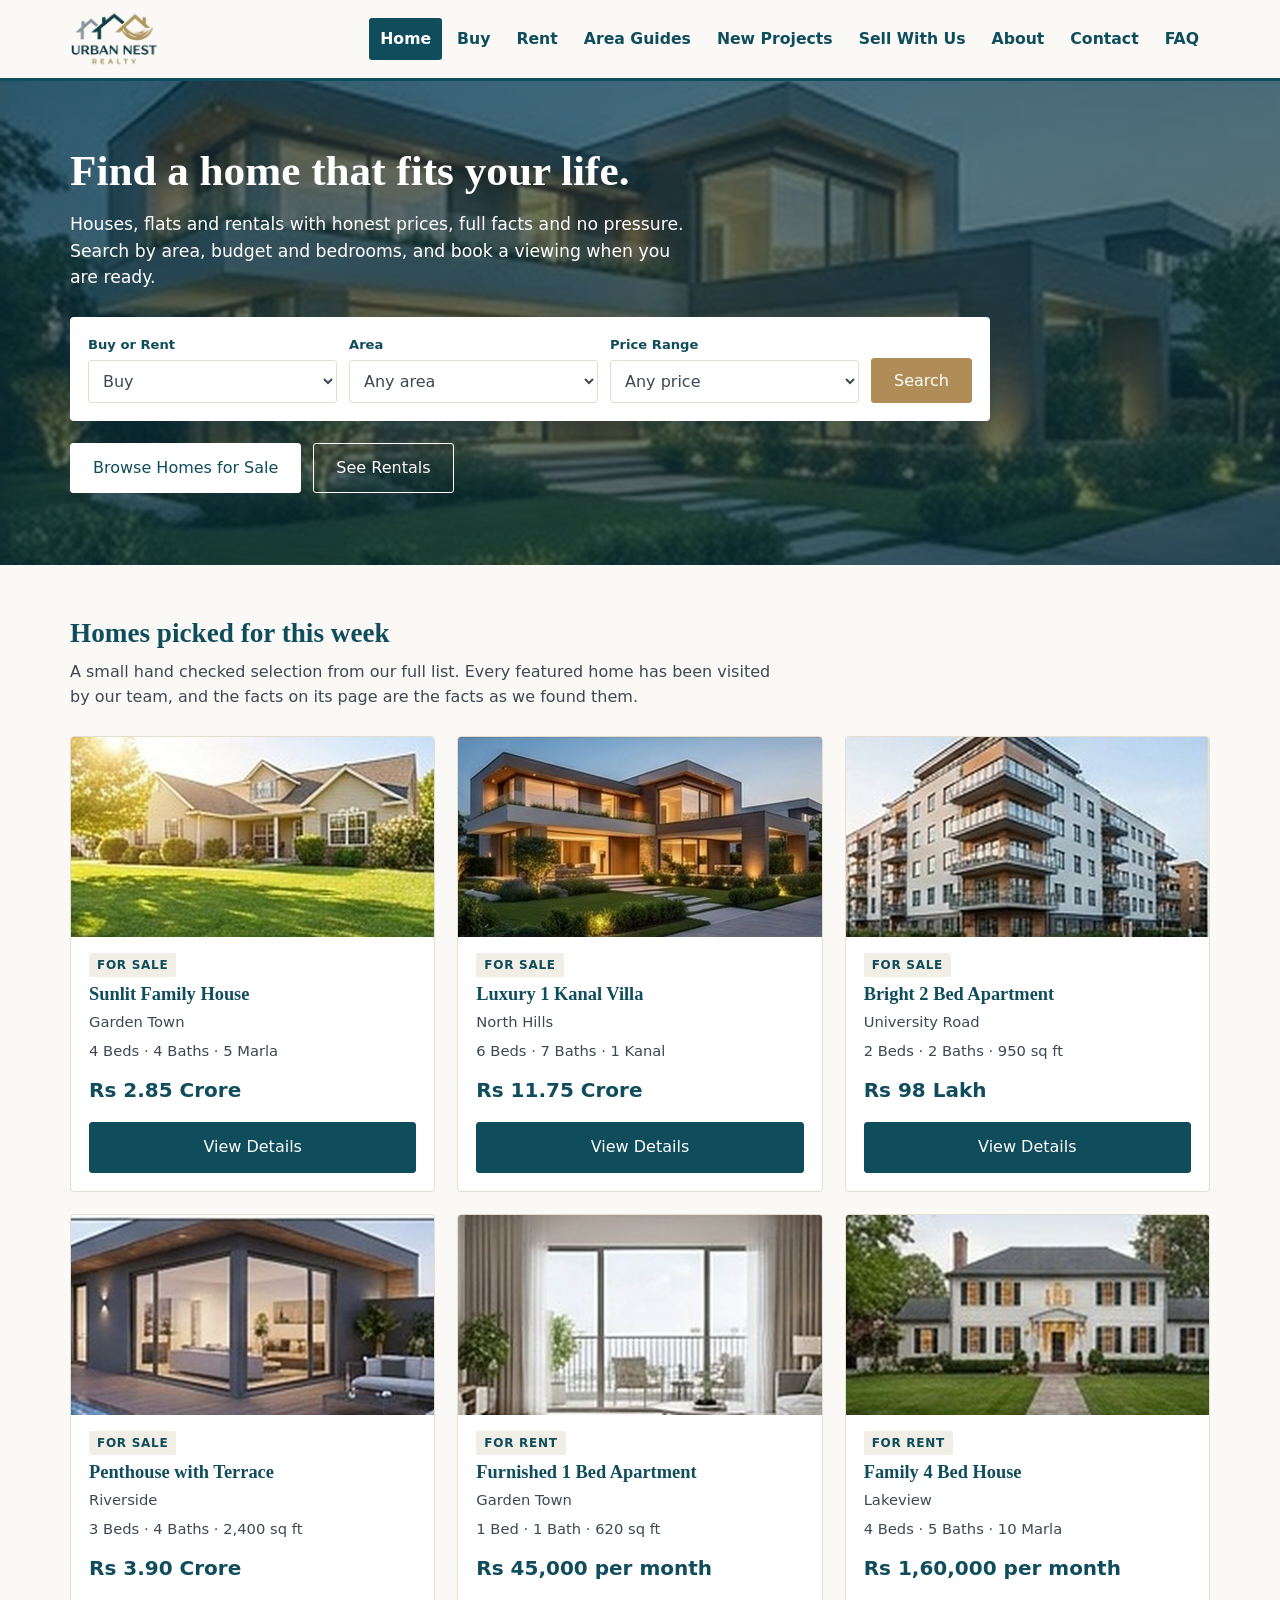
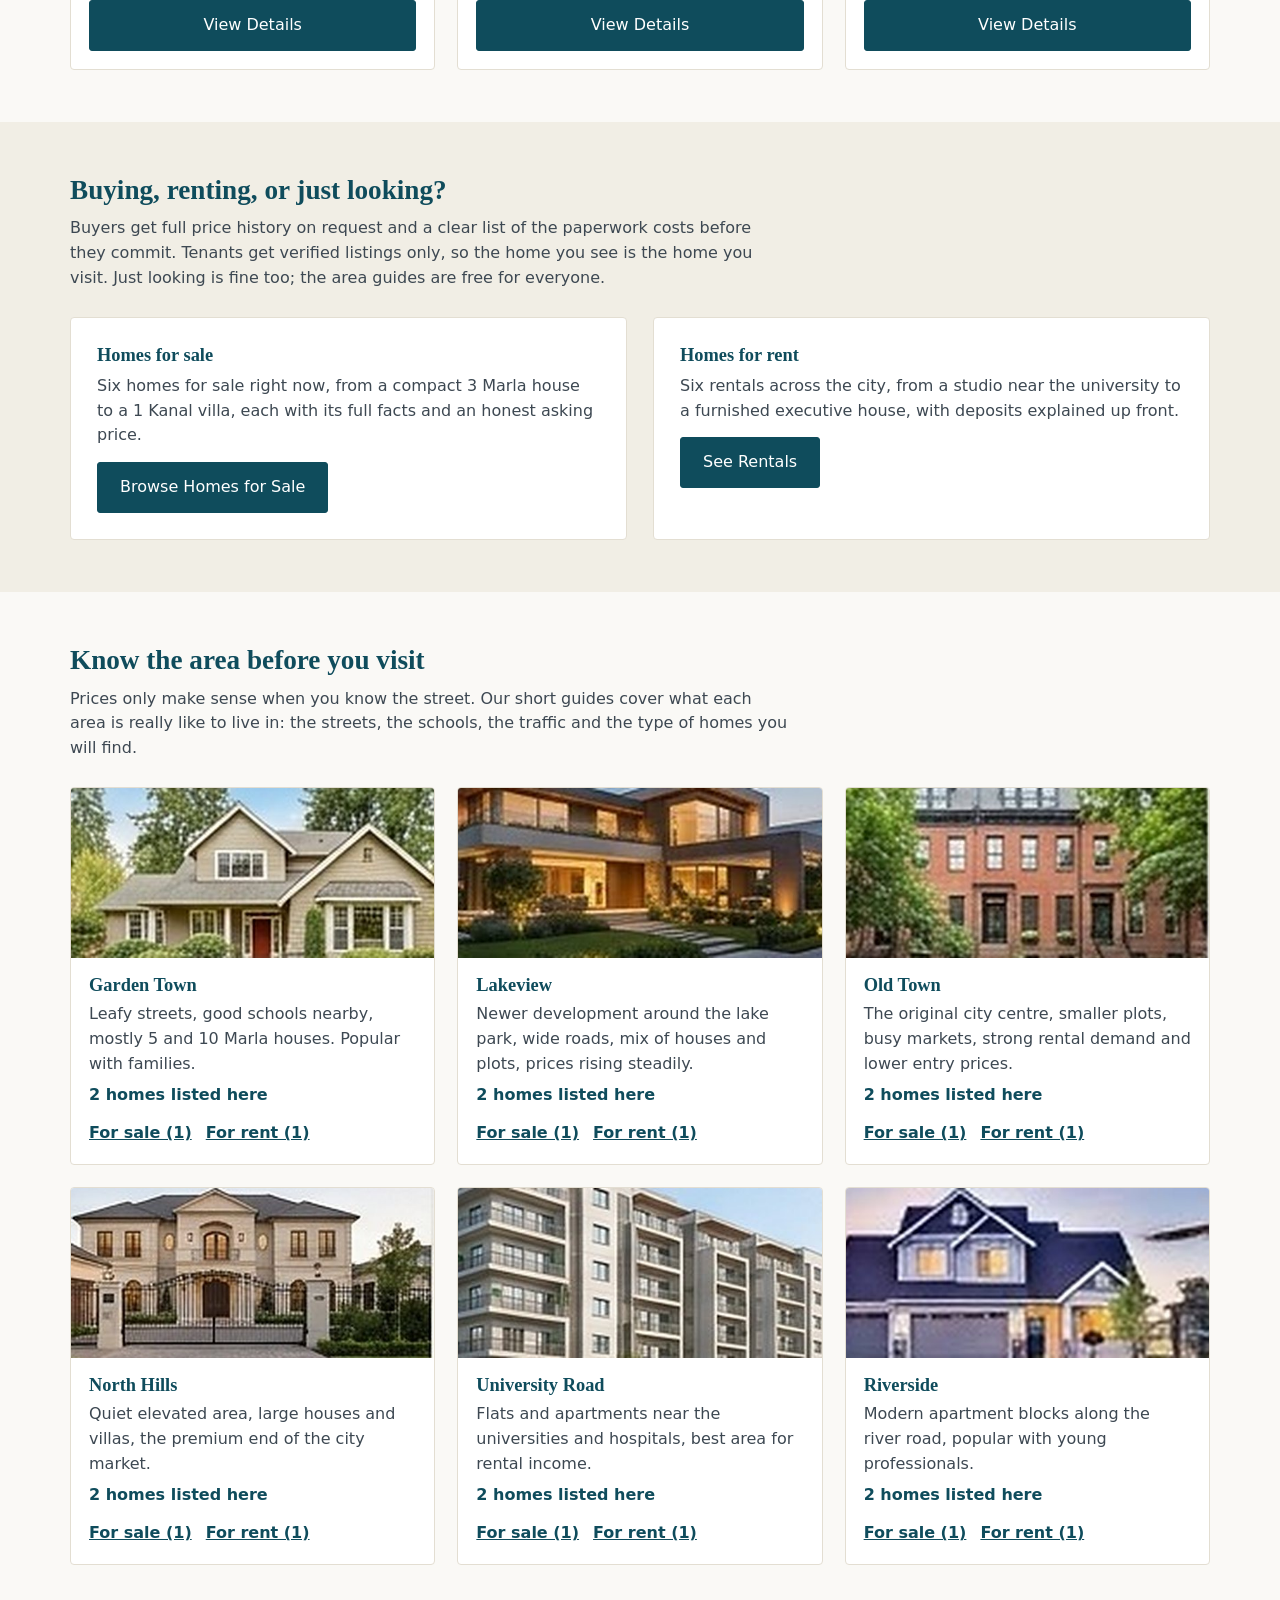
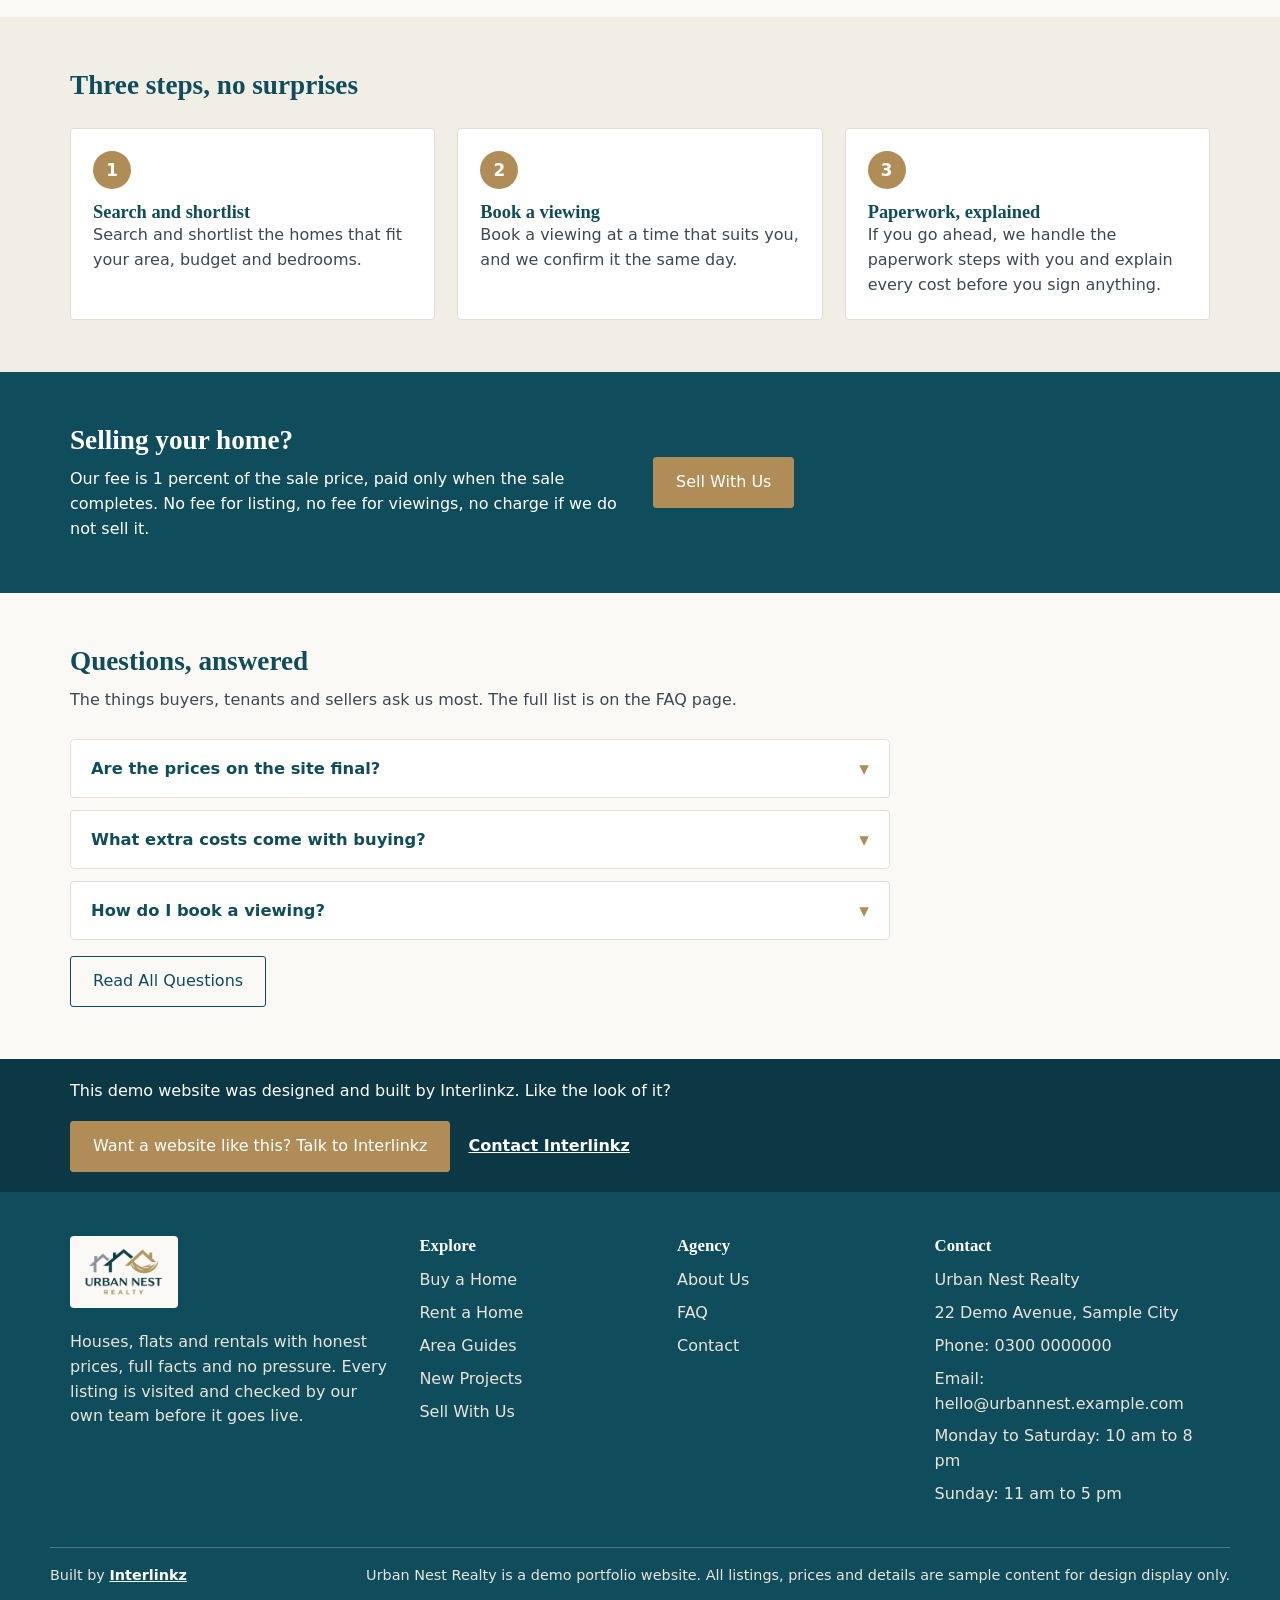
<file: index.html>
<!DOCTYPE html>
<html lang="en">
<head>
<meta charset="UTF-8">
<meta name="viewport" content="width=device-width, initial-scale=1.0">
<title>Urban Nest Realty | Find a home that fits your life</title>
<link rel="icon" type="image/png" href="images/favicon.png">
<link rel="stylesheet" href="css/style.css">
</head>
<body data-page="home">
<header class="site-header">
  <div class="wrap header-in">
    <a class="brand" href="index.html"><img src="images/logo.png" alt="Urban Nest Realty"></a>
    <button class="nav-toggle" aria-label="Open menu" aria-expanded="false"><span></span><span></span><span></span></button>
    <nav class="main-nav" aria-label="Main"><ul><li><a href="index.html" class="active">Home</a></li><li><a href="buy.html">Buy</a></li><li><a href="rent.html">Rent</a></li><li><a href="areas.html">Area Guides</a></li><li><a href="projects.html">New Projects</a></li><li><a href="sell.html">Sell With Us</a></li><li><a href="about.html">About</a></li><li><a href="contact.html">Contact</a></li><li><a href="faq.html">FAQ</a></li></ul></nav>
  </div>
</header>

<section class="hero">
  <div class="wrap">
    <h1>Find a home that fits your life.</h1>
    <p class="sub">Houses, flats and rentals with honest prices, full facts and no pressure. Search by area, budget and bedrooms, and book a viewing when you are ready.</p>
    <form class="search-card" id="homeSearch">
      <div>
        <label for="searchStatus">Buy or Rent</label>
        <select id="searchStatus">
          <option value="buy">Buy</option>
          <option value="rent">Rent</option>
        </select>
      </div>
      <div>
        <label for="searchArea">Area</label>
        <select id="searchArea">
          <option value="">Any area</option>
        </select>
      </div>
      <div>
        <label for="searchPrice">Price Range</label>
        <select id="searchPrice"></select>
      </div>
      <button class="btn btn-brass" type="submit">Search</button>
    </form>
    <div class="hero-actions">
      <a class="btn btn-light" href="buy.html">Browse Homes for Sale</a>
      <a class="btn btn-outline" style="color:#fff;border-color:#fff" href="rent.html">See Rentals</a>
    </div>
  </div>
</section>

<section>
  <div class="wrap">
    <div class="section-head">
      <h2>Homes picked for this week</h2>
      <p>A small hand checked selection from our full list. Every featured home has been visited by our team, and the facts on its page are the facts as we found them.</p>
    </div>
    <div class="grid" id="featuredGrid"></div>
  </div>
</section>

<section class="band-soft">
  <div class="wrap">
    <div class="section-head">
      <h2>Buying, renting, or just looking?</h2>
      <p>Buyers get full price history on request and a clear list of the paperwork costs before they commit. Tenants get verified listings only, so the home you see is the home you visit. Just looking is fine too; the area guides are free for everyone.</p>
    </div>
    <div class="split">
      <div class="link-card">
        <h3>Homes for sale</h3>
        <p>Six homes for sale right now, from a compact 3 Marla house to a 1 Kanal villa, each with its full facts and an honest asking price.</p>
        <a class="btn" href="buy.html">Browse Homes for Sale</a>
      </div>
      <div class="link-card">
        <h3>Homes for rent</h3>
        <p>Six rentals across the city, from a studio near the university to a furnished executive house, with deposits explained up front.</p>
        <a class="btn" href="rent.html">See Rentals</a>
      </div>
    </div>
  </div>
</section>

<section>
  <div class="wrap">
    <div class="section-head">
      <h2>Know the area before you visit</h2>
      <p>Prices only make sense when you know the street. Our short guides cover what each area is really like to live in: the streets, the schools, the traffic and the type of homes you will find.</p>
    </div>
    <div class="grid" id="homeAreas"></div>
  </div>
</section>

<section class="band-soft">
  <div class="wrap">
    <div class="section-head">
      <h2>Three steps, no surprises</h2>
    </div>
    <div class="steps">
      <div class="step"><div class="step-num">1</div><h3>Search and shortlist</h3><p>Search and shortlist the homes that fit your area, budget and bedrooms.</p></div>
      <div class="step"><div class="step-num">2</div><h3>Book a viewing</h3><p>Book a viewing at a time that suits you, and we confirm it the same day.</p></div>
      <div class="step"><div class="step-num">3</div><h3>Paperwork, explained</h3><p>If you go ahead, we handle the paperwork steps with you and explain every cost before you sign anything.</p></div>
    </div>
  </div>
</section>

<section class="band-teal">
  <div class="wrap split" style="align-items:center">
    <div>
      <h2>Selling your home?</h2>
      <p>Our fee is 1 percent of the sale price, paid only when the sale completes. No fee for listing, no fee for viewings, no charge if we do not sell it.</p>
    </div>
    <div>
      <a class="btn btn-brass" href="sell.html">Sell With Us</a>
    </div>
  </div>
</section>

<section>
  <div class="wrap">
    <div class="section-head">
      <h2>Questions, answered</h2>
      <p>The things buyers, tenants and sellers ask us most. The full list is on the FAQ page.</p>
    </div>
    <div style="max-width:820px">
      <div class="faq-item">
  <button class="faq-q" aria-expanded="false">Are the prices on the site final? <span class="arrow">&#9662;</span></button>
  <div class="faq-a"><p>The price shown is the owner&#8217;s asking price agreed with us. For sale properties there may be a small room for discussion, and we will tell you honestly where that room is before you make an offer.</p></div>
</div>
<div class="faq-item">
  <button class="faq-q" aria-expanded="false">What extra costs come with buying? <span class="arrow">&#9662;</span></button>
  <div class="faq-a"><p>On top of the price, buyers should budget for transfer and registration charges, stamp duty and legal fees. The exact figures depend on the property value and area, and we give you a written estimate before you commit to anything.</p></div>
</div>
<div class="faq-item">
  <button class="faq-q" aria-expanded="false">How do I book a viewing? <span class="arrow">&#9662;</span></button>
  <div class="faq-a"><p>Use the enquiry form on any property page, or call us. We confirm a time the same day where we can, and a member of our team meets you at the property.</p></div>
</div>
    </div>
    <p style="margin-top:16px"><a class="btn btn-outline" href="faq.html">Read All Questions</a></p>
  </div>
</section>

<div class="lead-band">
  <div class="wrap lead-in">
    <p>This demo website was designed and built by Interlinkz. Like the look of it?</p>
    <div class="lead-actions">
      <a class="btn btn-brass" href="https://interlinkz.com/contact">Want a website like this? Talk to Interlinkz</a>
      <a class="lead-link" href="https://interlinkz.com/contact">Contact Interlinkz</a>
    </div>
  </div>
</div>
<footer class="site-footer">
  <div class="wrap foot-grid">
    <div>
      <span class="foot-logo"><img src="images/logo.png" alt="Urban Nest Realty"></span>
      <p>Houses, flats and rentals with honest prices, full facts and no pressure. Every listing is visited and checked by our own team before it goes live.</p>
    </div>
    <div>
      <h3>Explore</h3>
      <ul>
        <li><a href="buy.html">Buy a Home</a></li>
        <li><a href="rent.html">Rent a Home</a></li>
        <li><a href="areas.html">Area Guides</a></li>
        <li><a href="projects.html">New Projects</a></li>
        <li><a href="sell.html">Sell With Us</a></li>
      </ul>
    </div>
    <div>
      <h3>Agency</h3>
      <ul>
        <li><a href="about.html">About Us</a></li>
        <li><a href="faq.html">FAQ</a></li>
        <li><a href="contact.html">Contact</a></li>
      </ul>
    </div>
    <div>
      <h3>Contact</h3>
      <ul>
        <li>Urban Nest Realty</li>
        <li>22 Demo Avenue, Sample City</li>
        <li>Phone: 0300 0000000</li>
        <li>Email: hello@urbannest.example.com</li>
        <li>Monday to Saturday: 10 am to 8 pm</li>
        <li>Sunday: 11 am to 5 pm</li>
      </ul>
    </div>
  </div>
  <div class="wrap foot-bottom">
    <p>Built by <a href="https://interlinkz.com">Interlinkz</a></p>
    <p>Urban Nest Realty is a demo portfolio website. All listings, prices and details are sample content for design display only.</p>
  </div>
</footer>
<script src="js/app.js"></script>
</body>
</html>
</file>
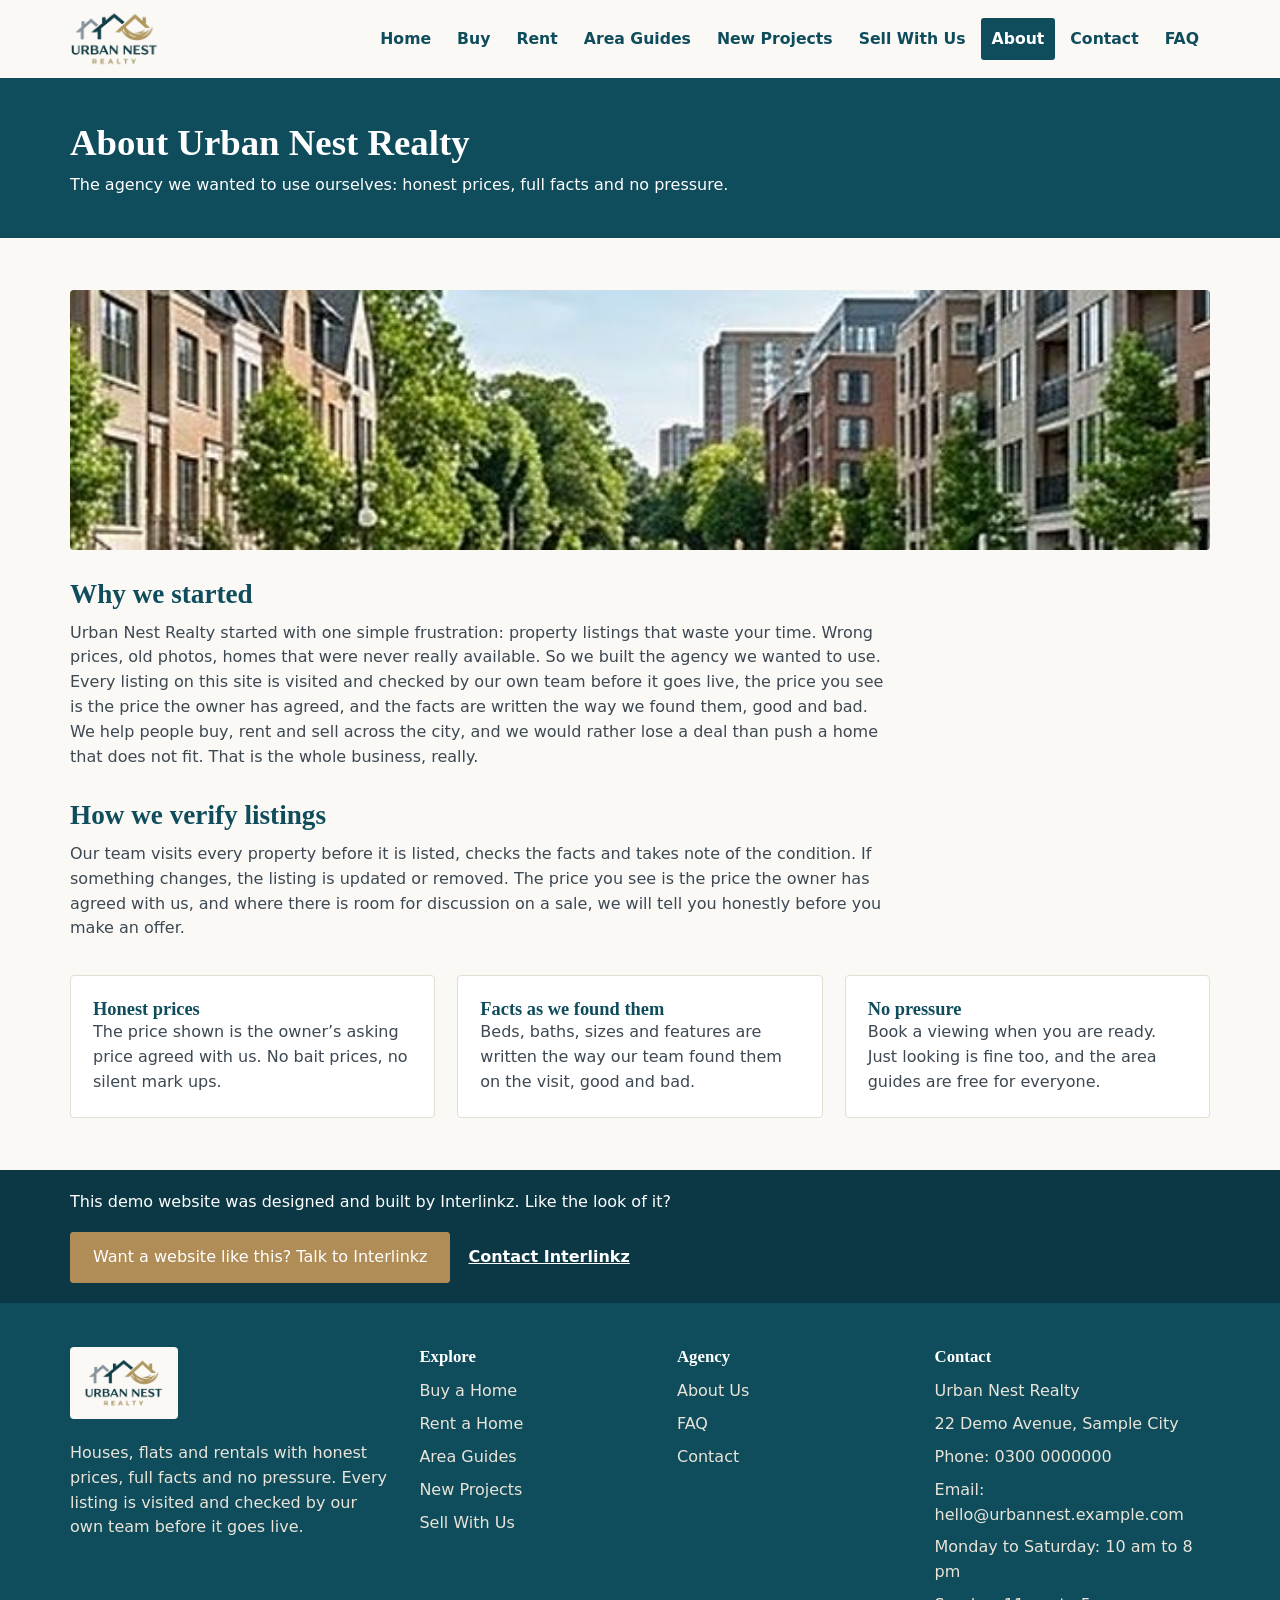
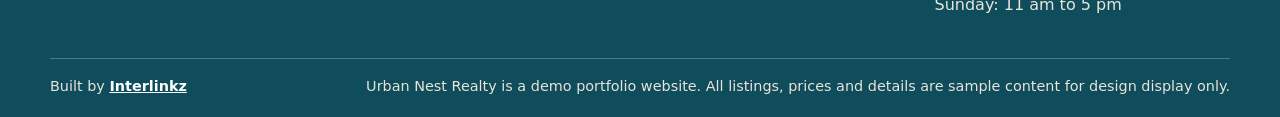
<file: about.html>
<!DOCTYPE html>
<html lang="en">
<head>
<meta charset="UTF-8">
<meta name="viewport" content="width=device-width, initial-scale=1.0">
<title>About | Urban Nest Realty</title>
<link rel="icon" type="image/png" href="images/favicon.png">
<link rel="stylesheet" href="css/style.css">
</head>
<body data-page="page">
<header class="site-header">
  <div class="wrap header-in">
    <a class="brand" href="index.html"><img src="images/logo.png" alt="Urban Nest Realty"></a>
    <button class="nav-toggle" aria-label="Open menu" aria-expanded="false"><span></span><span></span><span></span></button>
    <nav class="main-nav" aria-label="Main"><ul><li><a href="index.html">Home</a></li><li><a href="buy.html">Buy</a></li><li><a href="rent.html">Rent</a></li><li><a href="areas.html">Area Guides</a></li><li><a href="projects.html">New Projects</a></li><li><a href="sell.html">Sell With Us</a></li><li><a href="about.html" class="active">About</a></li><li><a href="contact.html">Contact</a></li><li><a href="faq.html">FAQ</a></li></ul></nav>
  </div>
</header>

<section class="page-hero">
  <div class="wrap">
    <h1>About Urban Nest Realty</h1>
    <p>The agency we wanted to use ourselves: honest prices, full facts and no pressure.</p>
  </div>
</section>
<section>
  <div class="wrap">
    <img src="images/about.jpg" alt="A residential street in one of our areas" style="width:100%;height:260px;object-fit:cover;border-radius:4px;margin-bottom:28px">
    <div style="max-width:820px">
      <h2>Why we started</h2>
      <p style="margin-top:10px">Urban Nest Realty started with one simple frustration: property listings that waste your time. Wrong prices, old photos, homes that were never really available. So we built the agency we wanted to use. Every listing on this site is visited and checked by our own team before it goes live, the price you see is the price the owner has agreed, and the facts are written the way we found them, good and bad. We help people buy, rent and sell across the city, and we would rather lose a deal than push a home that does not fit. That is the whole business, really.</p>
      <h2 style="margin-top:30px">How we verify listings</h2>
      <p style="margin-top:10px">Our team visits every property before it is listed, checks the facts and takes note of the condition. If something changes, the listing is updated or removed. The price you see is the price the owner has agreed with us, and where there is room for discussion on a sale, we will tell you honestly before you make an offer.</p>
    </div>
    <div class="steps" style="margin-top:34px">
      <div class="step"><h3>Honest prices</h3><p>The price shown is the owner&#8217;s asking price agreed with us. No bait prices, no silent mark ups.</p></div>
      <div class="step"><h3>Facts as we found them</h3><p>Beds, baths, sizes and features are written the way our team found them on the visit, good and bad.</p></div>
      <div class="step"><h3>No pressure</h3><p>Book a viewing when you are ready. Just looking is fine too, and the area guides are free for everyone.</p></div>
    </div>
  </div>
</section>

<div class="lead-band">
  <div class="wrap lead-in">
    <p>This demo website was designed and built by Interlinkz. Like the look of it?</p>
    <div class="lead-actions">
      <a class="btn btn-brass" href="https://interlinkz.com/contact">Want a website like this? Talk to Interlinkz</a>
      <a class="lead-link" href="https://interlinkz.com/contact">Contact Interlinkz</a>
    </div>
  </div>
</div>
<footer class="site-footer">
  <div class="wrap foot-grid">
    <div>
      <span class="foot-logo"><img src="images/logo.png" alt="Urban Nest Realty"></span>
      <p>Houses, flats and rentals with honest prices, full facts and no pressure. Every listing is visited and checked by our own team before it goes live.</p>
    </div>
    <div>
      <h3>Explore</h3>
      <ul>
        <li><a href="buy.html">Buy a Home</a></li>
        <li><a href="rent.html">Rent a Home</a></li>
        <li><a href="areas.html">Area Guides</a></li>
        <li><a href="projects.html">New Projects</a></li>
        <li><a href="sell.html">Sell With Us</a></li>
      </ul>
    </div>
    <div>
      <h3>Agency</h3>
      <ul>
        <li><a href="about.html">About Us</a></li>
        <li><a href="faq.html">FAQ</a></li>
        <li><a href="contact.html">Contact</a></li>
      </ul>
    </div>
    <div>
      <h3>Contact</h3>
      <ul>
        <li>Urban Nest Realty</li>
        <li>22 Demo Avenue, Sample City</li>
        <li>Phone: 0300 0000000</li>
        <li>Email: hello@urbannest.example.com</li>
        <li>Monday to Saturday: 10 am to 8 pm</li>
        <li>Sunday: 11 am to 5 pm</li>
      </ul>
    </div>
  </div>
  <div class="wrap foot-bottom">
    <p>Built by <a href="https://interlinkz.com">Interlinkz</a></p>
    <p>Urban Nest Realty is a demo portfolio website. All listings, prices and details are sample content for design display only.</p>
  </div>
</footer>
<script src="js/app.js"></script>
</body>
</html>
</file>
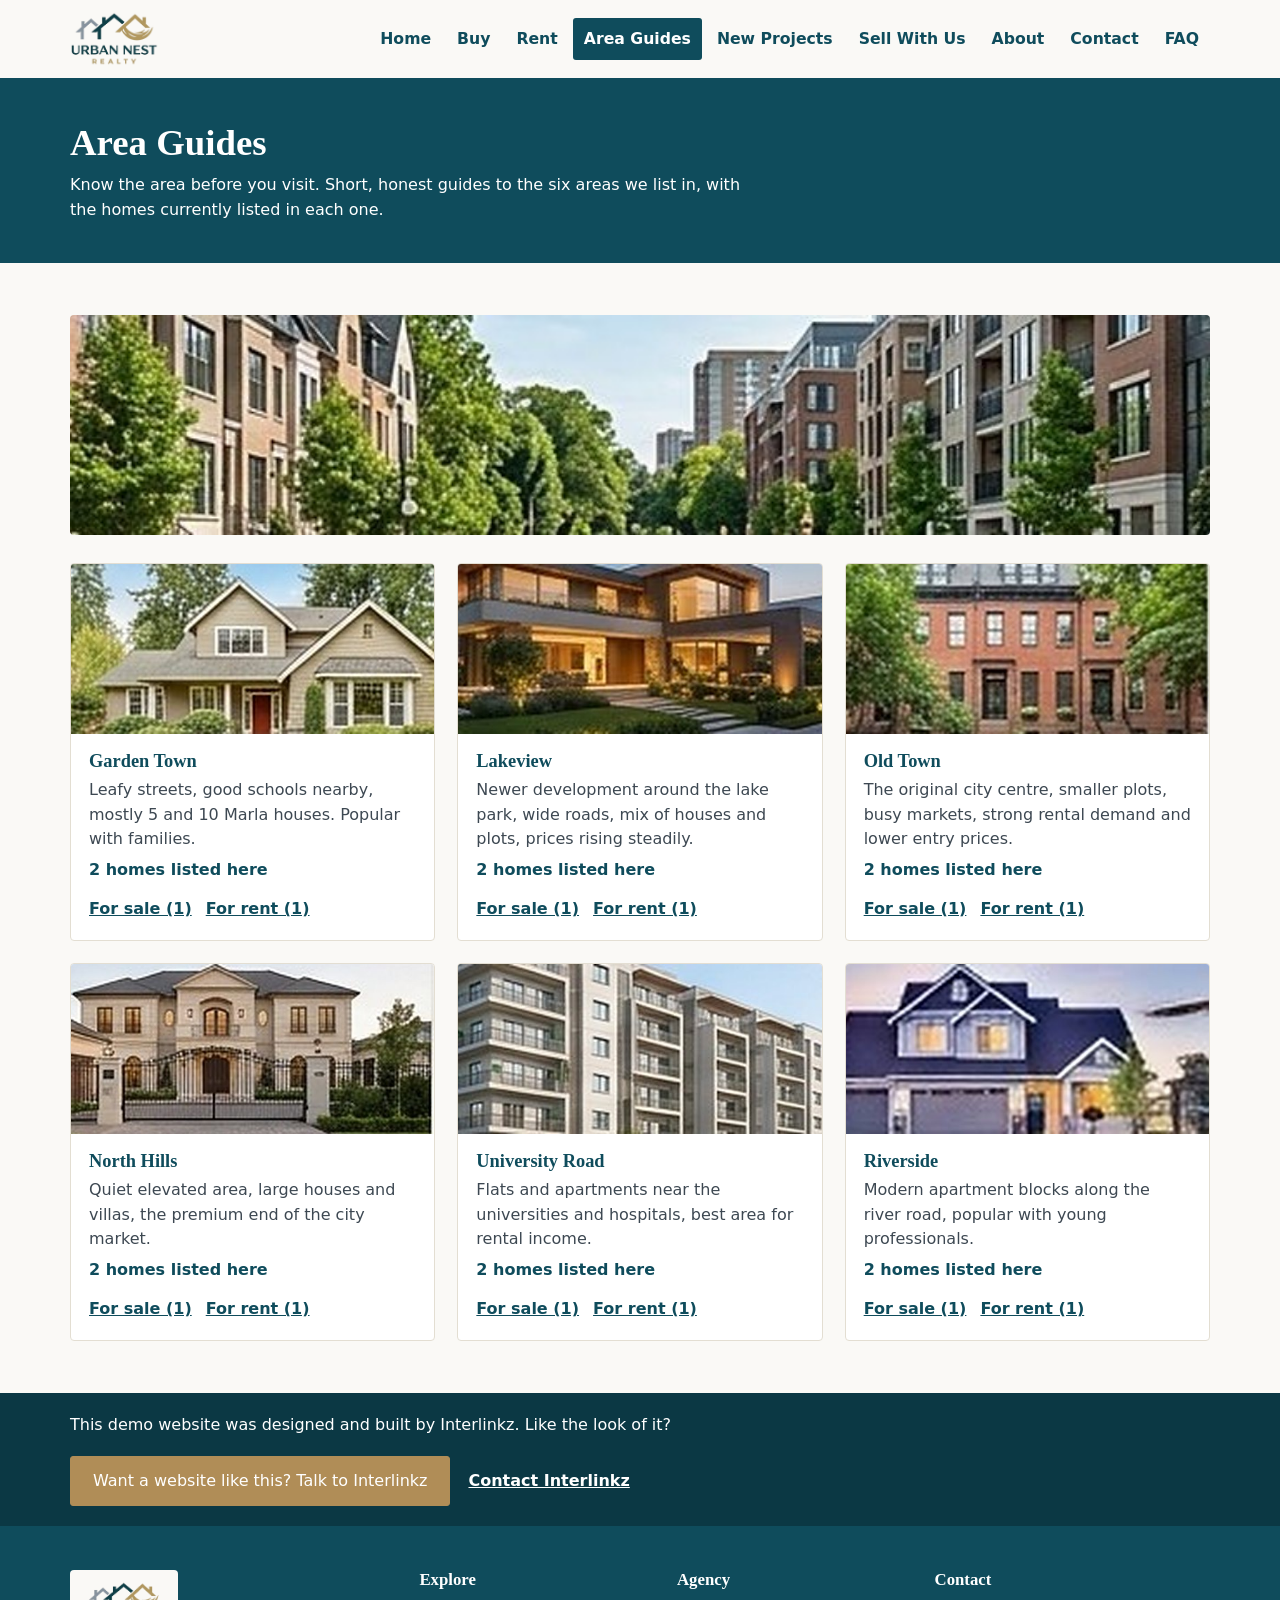
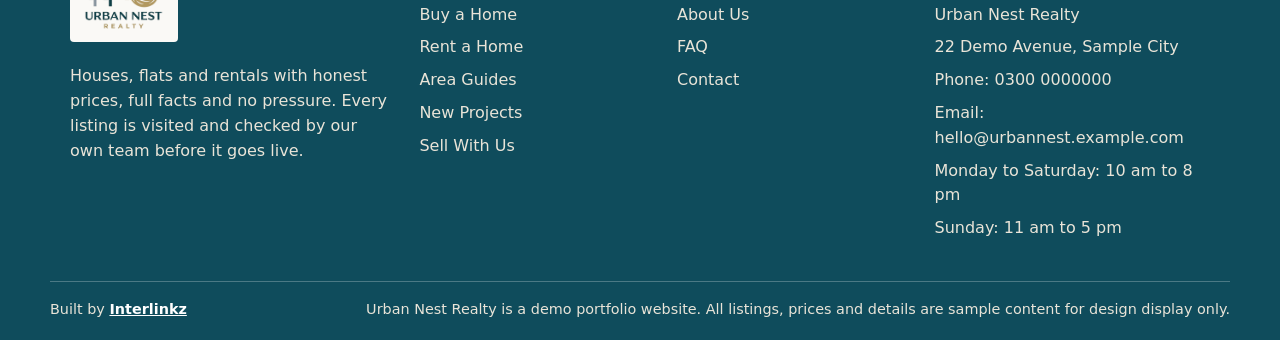
<file: areas.html>
<!DOCTYPE html>
<html lang="en">
<head>
<meta charset="UTF-8">
<meta name="viewport" content="width=device-width, initial-scale=1.0">
<title>Area Guides | Urban Nest Realty</title>
<link rel="icon" type="image/png" href="images/favicon.png">
<link rel="stylesheet" href="css/style.css">
</head>
<body data-page="areas">
<header class="site-header">
  <div class="wrap header-in">
    <a class="brand" href="index.html"><img src="images/logo.png" alt="Urban Nest Realty"></a>
    <button class="nav-toggle" aria-label="Open menu" aria-expanded="false"><span></span><span></span><span></span></button>
    <nav class="main-nav" aria-label="Main"><ul><li><a href="index.html">Home</a></li><li><a href="buy.html">Buy</a></li><li><a href="rent.html">Rent</a></li><li><a href="areas.html" class="active">Area Guides</a></li><li><a href="projects.html">New Projects</a></li><li><a href="sell.html">Sell With Us</a></li><li><a href="about.html">About</a></li><li><a href="contact.html">Contact</a></li><li><a href="faq.html">FAQ</a></li></ul></nav>
  </div>
</header>

<section class="page-hero">
  <div class="wrap">
    <h1>Area Guides</h1>
    <p>Know the area before you visit. Short, honest guides to the six areas we list in, with the homes currently listed in each one.</p>
  </div>
</section>
<section>
  <div class="wrap">
    <img src="images/about.jpg" alt="A residential street" style="width:100%;height:220px;object-fit:cover;border-radius:4px;margin-bottom:28px">
    <div class="grid" id="areasGrid"></div>
  </div>
</section>

<div class="lead-band">
  <div class="wrap lead-in">
    <p>This demo website was designed and built by Interlinkz. Like the look of it?</p>
    <div class="lead-actions">
      <a class="btn btn-brass" href="https://interlinkz.com/contact">Want a website like this? Talk to Interlinkz</a>
      <a class="lead-link" href="https://interlinkz.com/contact">Contact Interlinkz</a>
    </div>
  </div>
</div>
<footer class="site-footer">
  <div class="wrap foot-grid">
    <div>
      <span class="foot-logo"><img src="images/logo.png" alt="Urban Nest Realty"></span>
      <p>Houses, flats and rentals with honest prices, full facts and no pressure. Every listing is visited and checked by our own team before it goes live.</p>
    </div>
    <div>
      <h3>Explore</h3>
      <ul>
        <li><a href="buy.html">Buy a Home</a></li>
        <li><a href="rent.html">Rent a Home</a></li>
        <li><a href="areas.html">Area Guides</a></li>
        <li><a href="projects.html">New Projects</a></li>
        <li><a href="sell.html">Sell With Us</a></li>
      </ul>
    </div>
    <div>
      <h3>Agency</h3>
      <ul>
        <li><a href="about.html">About Us</a></li>
        <li><a href="faq.html">FAQ</a></li>
        <li><a href="contact.html">Contact</a></li>
      </ul>
    </div>
    <div>
      <h3>Contact</h3>
      <ul>
        <li>Urban Nest Realty</li>
        <li>22 Demo Avenue, Sample City</li>
        <li>Phone: 0300 0000000</li>
        <li>Email: hello@urbannest.example.com</li>
        <li>Monday to Saturday: 10 am to 8 pm</li>
        <li>Sunday: 11 am to 5 pm</li>
      </ul>
    </div>
  </div>
  <div class="wrap foot-bottom">
    <p>Built by <a href="https://interlinkz.com">Interlinkz</a></p>
    <p>Urban Nest Realty is a demo portfolio website. All listings, prices and details are sample content for design display only.</p>
  </div>
</footer>
<script src="js/app.js"></script>
</body>
</html>
</file>
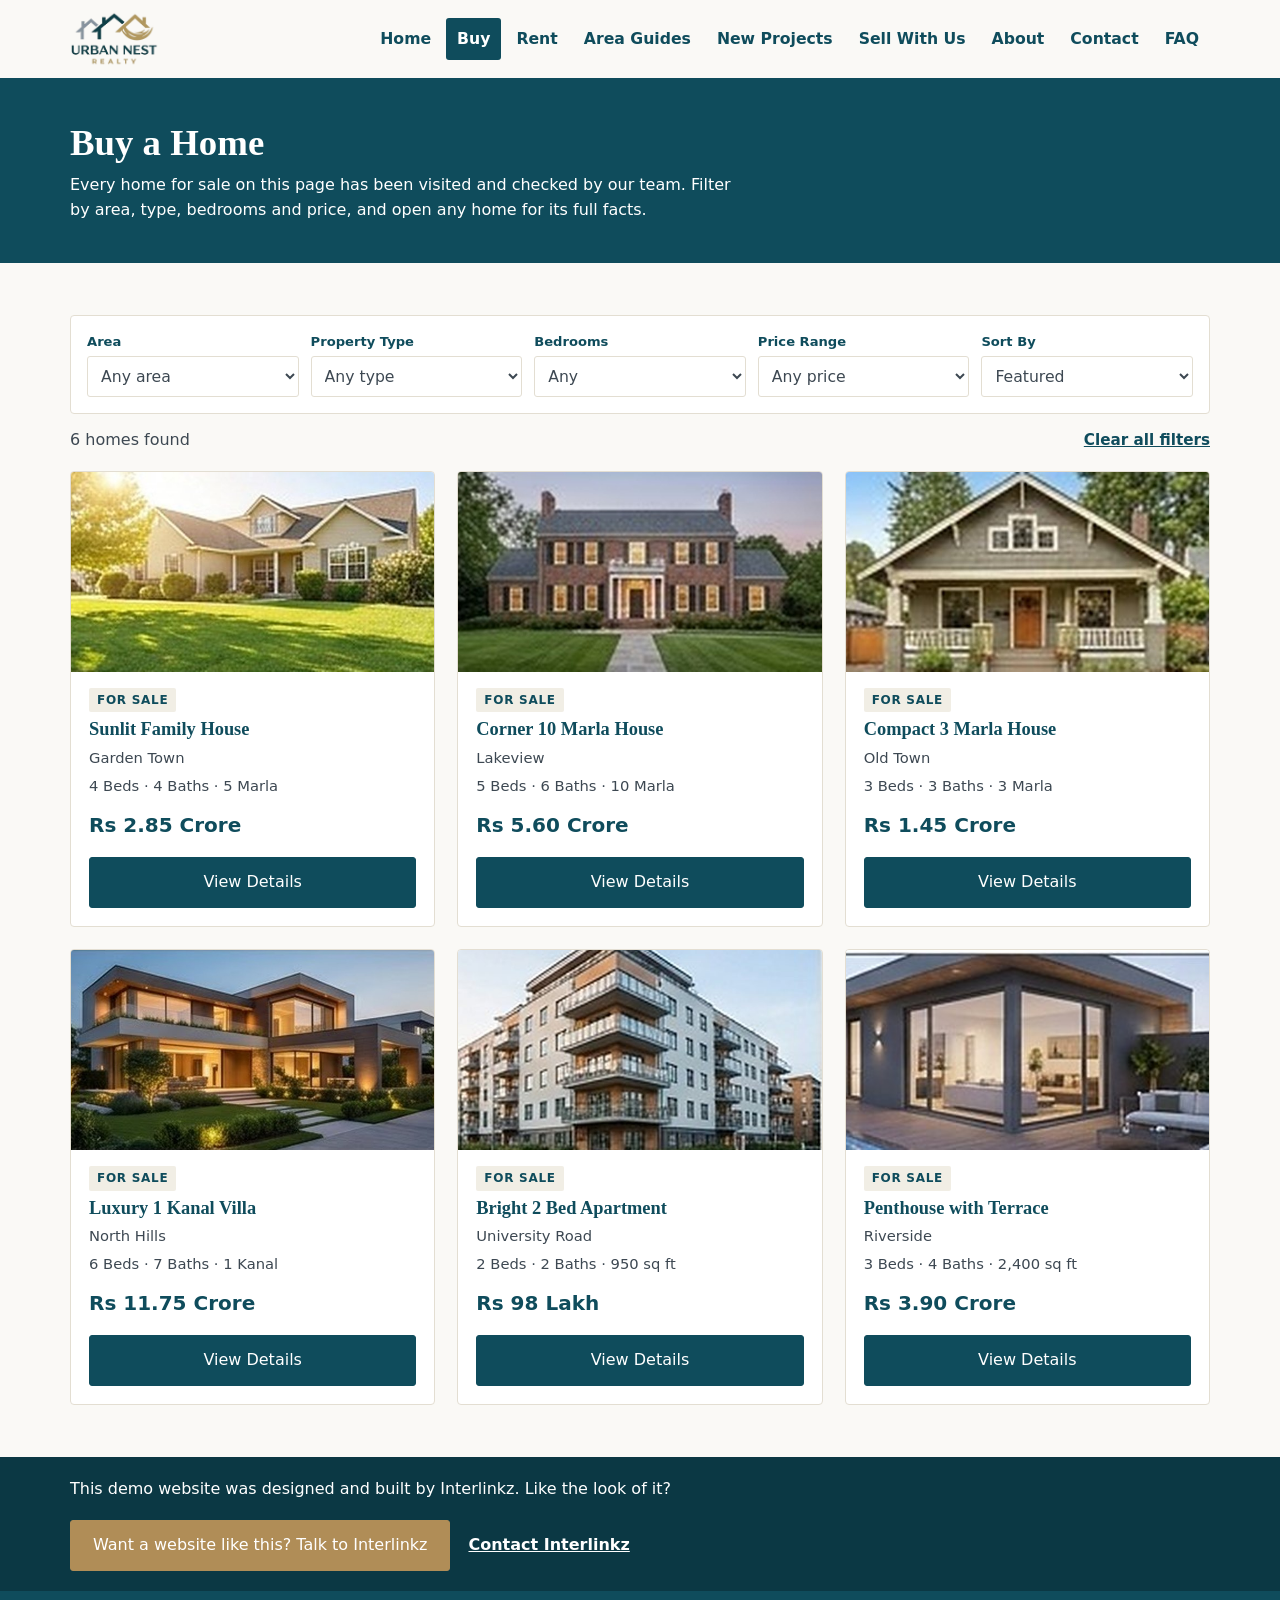
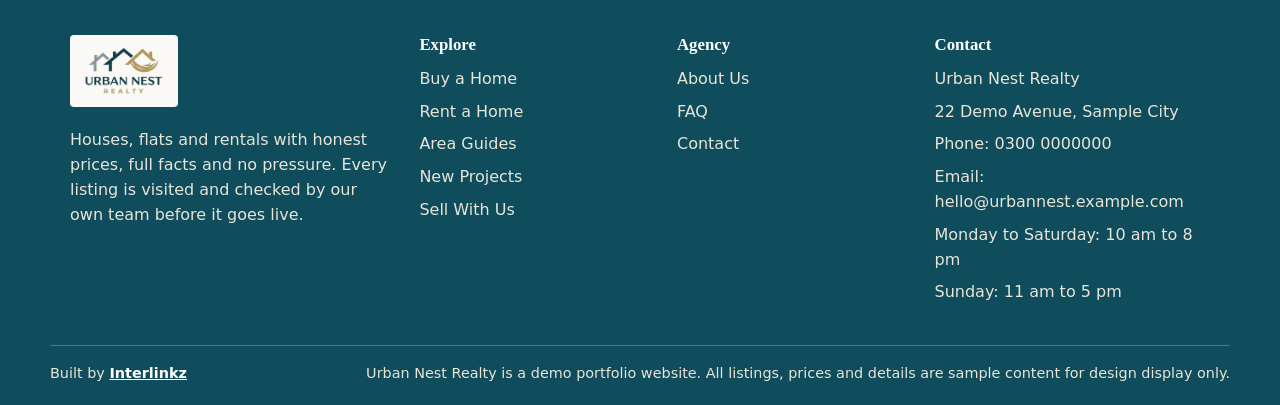
<file: buy.html>
<!DOCTYPE html>
<html lang="en">
<head>
<meta charset="UTF-8">
<meta name="viewport" content="width=device-width, initial-scale=1.0">
<title>Buy a Home | Urban Nest Realty</title>
<link rel="icon" type="image/png" href="images/favicon.png">
<link rel="stylesheet" href="css/style.css">
</head>
<body data-page="buy">
<header class="site-header">
  <div class="wrap header-in">
    <a class="brand" href="index.html"><img src="images/logo.png" alt="Urban Nest Realty"></a>
    <button class="nav-toggle" aria-label="Open menu" aria-expanded="false"><span></span><span></span><span></span></button>
    <nav class="main-nav" aria-label="Main"><ul><li><a href="index.html">Home</a></li><li><a href="buy.html" class="active">Buy</a></li><li><a href="rent.html">Rent</a></li><li><a href="areas.html">Area Guides</a></li><li><a href="projects.html">New Projects</a></li><li><a href="sell.html">Sell With Us</a></li><li><a href="about.html">About</a></li><li><a href="contact.html">Contact</a></li><li><a href="faq.html">FAQ</a></li></ul></nav>
  </div>
</header>

<section class="page-hero">
  <div class="wrap">
    <h1>Buy a Home</h1>
    <p>Every home for sale on this page has been visited and checked by our team. Filter by area, type, bedrooms and price, and open any home for its full facts.</p>
  </div>
</section>
<section>
  <div class="wrap">
    <div class="filter-bar">
      <div><label for="fArea">Area</label><select id="fArea"><option value="">Any area</option></select></div>
      <div><label for="fType">Property Type</label><select id="fType">
        <option value="">Any type</option><option>House</option><option>Flat</option><option>Penthouse</option><option>Studio</option><option>Portion</option>
      </select></div>
      <div><label for="fBeds">Bedrooms</label><select id="fBeds">
        <option value="">Any</option><option value="1">1</option><option value="2">2</option><option value="3">3</option><option value="4">4</option><option value="5">5+</option>
      </select></div>
      <div><label for="fPrice">Price Range</label><select id="fPrice"></select></div>
      <div><label for="fSort">Sort By</label><select id="fSort">
        <option value="featured">Featured</option><option value="low">Price: low to high</option><option value="high">Price: high to low</option>
      </select></div>
    </div>
    <div class="results-line"><p id="resultCount"></p><button class="link-btn" id="clearFilters" type="button">Clear all filters</button></div>
    <div class="grid" id="listingGrid"></div>
  </div>
</section>

<div class="lead-band">
  <div class="wrap lead-in">
    <p>This demo website was designed and built by Interlinkz. Like the look of it?</p>
    <div class="lead-actions">
      <a class="btn btn-brass" href="https://interlinkz.com/contact">Want a website like this? Talk to Interlinkz</a>
      <a class="lead-link" href="https://interlinkz.com/contact">Contact Interlinkz</a>
    </div>
  </div>
</div>
<footer class="site-footer">
  <div class="wrap foot-grid">
    <div>
      <span class="foot-logo"><img src="images/logo.png" alt="Urban Nest Realty"></span>
      <p>Houses, flats and rentals with honest prices, full facts and no pressure. Every listing is visited and checked by our own team before it goes live.</p>
    </div>
    <div>
      <h3>Explore</h3>
      <ul>
        <li><a href="buy.html">Buy a Home</a></li>
        <li><a href="rent.html">Rent a Home</a></li>
        <li><a href="areas.html">Area Guides</a></li>
        <li><a href="projects.html">New Projects</a></li>
        <li><a href="sell.html">Sell With Us</a></li>
      </ul>
    </div>
    <div>
      <h3>Agency</h3>
      <ul>
        <li><a href="about.html">About Us</a></li>
        <li><a href="faq.html">FAQ</a></li>
        <li><a href="contact.html">Contact</a></li>
      </ul>
    </div>
    <div>
      <h3>Contact</h3>
      <ul>
        <li>Urban Nest Realty</li>
        <li>22 Demo Avenue, Sample City</li>
        <li>Phone: 0300 0000000</li>
        <li>Email: hello@urbannest.example.com</li>
        <li>Monday to Saturday: 10 am to 8 pm</li>
        <li>Sunday: 11 am to 5 pm</li>
      </ul>
    </div>
  </div>
  <div class="wrap foot-bottom">
    <p>Built by <a href="https://interlinkz.com">Interlinkz</a></p>
    <p>Urban Nest Realty is a demo portfolio website. All listings, prices and details are sample content for design display only.</p>
  </div>
</footer>
<script src="js/app.js"></script>
</body>
</html>
</file>
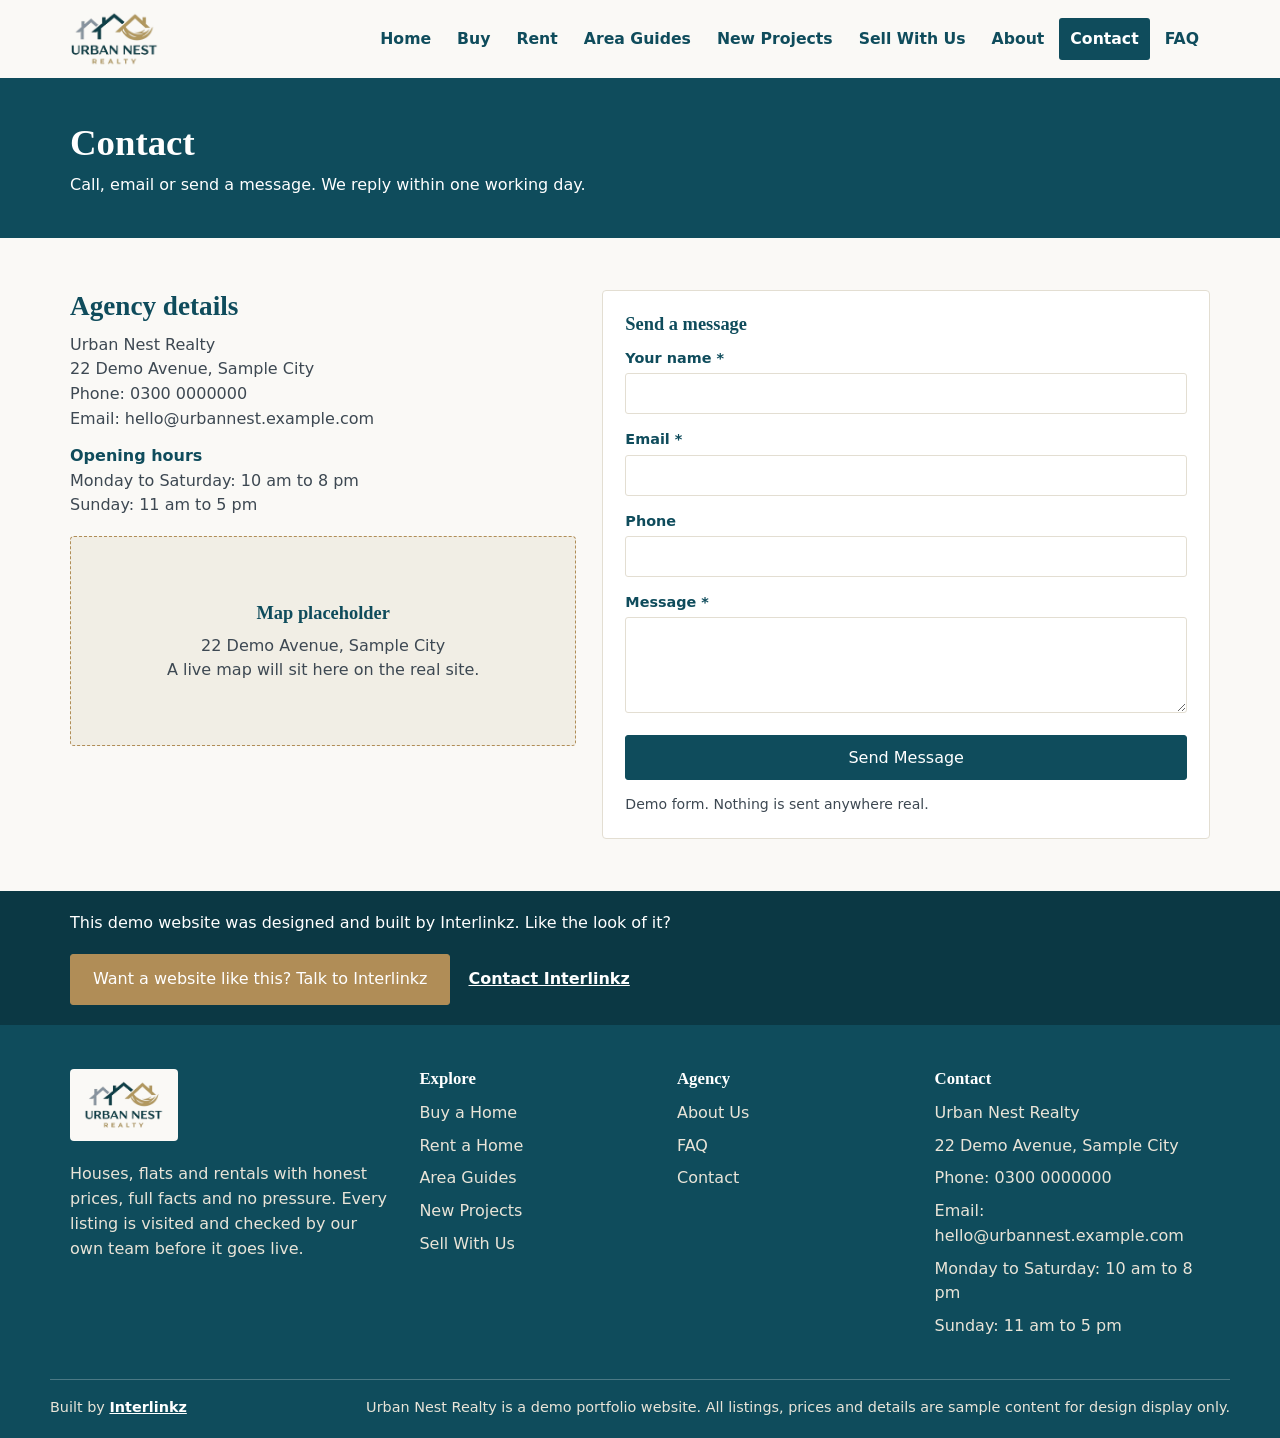
<file: contact.html>
<!DOCTYPE html>
<html lang="en">
<head>
<meta charset="UTF-8">
<meta name="viewport" content="width=device-width, initial-scale=1.0">
<title>Contact | Urban Nest Realty</title>
<link rel="icon" type="image/png" href="images/favicon.png">
<link rel="stylesheet" href="css/style.css">
</head>
<body data-page="page">
<header class="site-header">
  <div class="wrap header-in">
    <a class="brand" href="index.html"><img src="images/logo.png" alt="Urban Nest Realty"></a>
    <button class="nav-toggle" aria-label="Open menu" aria-expanded="false"><span></span><span></span><span></span></button>
    <nav class="main-nav" aria-label="Main"><ul><li><a href="index.html">Home</a></li><li><a href="buy.html">Buy</a></li><li><a href="rent.html">Rent</a></li><li><a href="areas.html">Area Guides</a></li><li><a href="projects.html">New Projects</a></li><li><a href="sell.html">Sell With Us</a></li><li><a href="about.html">About</a></li><li><a href="contact.html" class="active">Contact</a></li><li><a href="faq.html">FAQ</a></li></ul></nav>
  </div>
</header>

<section class="page-hero">
  <div class="wrap">
    <h1>Contact</h1>
    <p>Call, email or send a message. We reply within one working day.</p>
  </div>
</section>
<section>
  <div class="wrap contact-grid">
    <div>
      <h2>Agency details</h2>
      <p style="margin-top:10px">Urban Nest Realty<br>22 Demo Avenue, Sample City<br>Phone: 0300 0000000<br>Email: hello@urbannest.example.com</p>
      <p style="margin-top:12px"><strong style="color:var(--teal)">Opening hours</strong><br>Monday to Saturday: 10 am to 8 pm<br>Sunday: 11 am to 5 pm</p>
      <div class="map-box">
        <strong>Map placeholder</strong>
        <p style="margin-top:6px">22 Demo Avenue, Sample City<br>A live map will sit here on the real site.</p>
      </div>
    </div>
    <div class="side-box" style="margin-bottom:0">
      <h3>Send a message</h3>
      <form class="form-grid" data-demo-form data-success="&lt;strong&gt;Thank you, {name}.&lt;/strong&gt; Your message has been received. We reply within one working day. This is a demo form, so nothing has been sent anywhere.">
        <div><label for="cName">Your name *</label><input id="cName" type="text" required data-name-field></div>
        <div><label for="cEmail">Email *</label><input id="cEmail" type="email" required></div>
        <div><label for="cPhone">Phone</label><input id="cPhone" type="tel"></div>
        <div><label for="cMsg">Message *</label><textarea id="cMsg" required></textarea></div>
        <button class="btn btn-block" type="submit">Send Message</button>
        <p class="form-note">Demo form. Nothing is sent anywhere real.</p>
      </form>
    </div>
  </div>
</section>

<div class="lead-band">
  <div class="wrap lead-in">
    <p>This demo website was designed and built by Interlinkz. Like the look of it?</p>
    <div class="lead-actions">
      <a class="btn btn-brass" href="https://interlinkz.com/contact">Want a website like this? Talk to Interlinkz</a>
      <a class="lead-link" href="https://interlinkz.com/contact">Contact Interlinkz</a>
    </div>
  </div>
</div>
<footer class="site-footer">
  <div class="wrap foot-grid">
    <div>
      <span class="foot-logo"><img src="images/logo.png" alt="Urban Nest Realty"></span>
      <p>Houses, flats and rentals with honest prices, full facts and no pressure. Every listing is visited and checked by our own team before it goes live.</p>
    </div>
    <div>
      <h3>Explore</h3>
      <ul>
        <li><a href="buy.html">Buy a Home</a></li>
        <li><a href="rent.html">Rent a Home</a></li>
        <li><a href="areas.html">Area Guides</a></li>
        <li><a href="projects.html">New Projects</a></li>
        <li><a href="sell.html">Sell With Us</a></li>
      </ul>
    </div>
    <div>
      <h3>Agency</h3>
      <ul>
        <li><a href="about.html">About Us</a></li>
        <li><a href="faq.html">FAQ</a></li>
        <li><a href="contact.html">Contact</a></li>
      </ul>
    </div>
    <div>
      <h3>Contact</h3>
      <ul>
        <li>Urban Nest Realty</li>
        <li>22 Demo Avenue, Sample City</li>
        <li>Phone: 0300 0000000</li>
        <li>Email: hello@urbannest.example.com</li>
        <li>Monday to Saturday: 10 am to 8 pm</li>
        <li>Sunday: 11 am to 5 pm</li>
      </ul>
    </div>
  </div>
  <div class="wrap foot-bottom">
    <p>Built by <a href="https://interlinkz.com">Interlinkz</a></p>
    <p>Urban Nest Realty is a demo portfolio website. All listings, prices and details are sample content for design display only.</p>
  </div>
</footer>
<script src="js/app.js"></script>
</body>
</html>
</file>
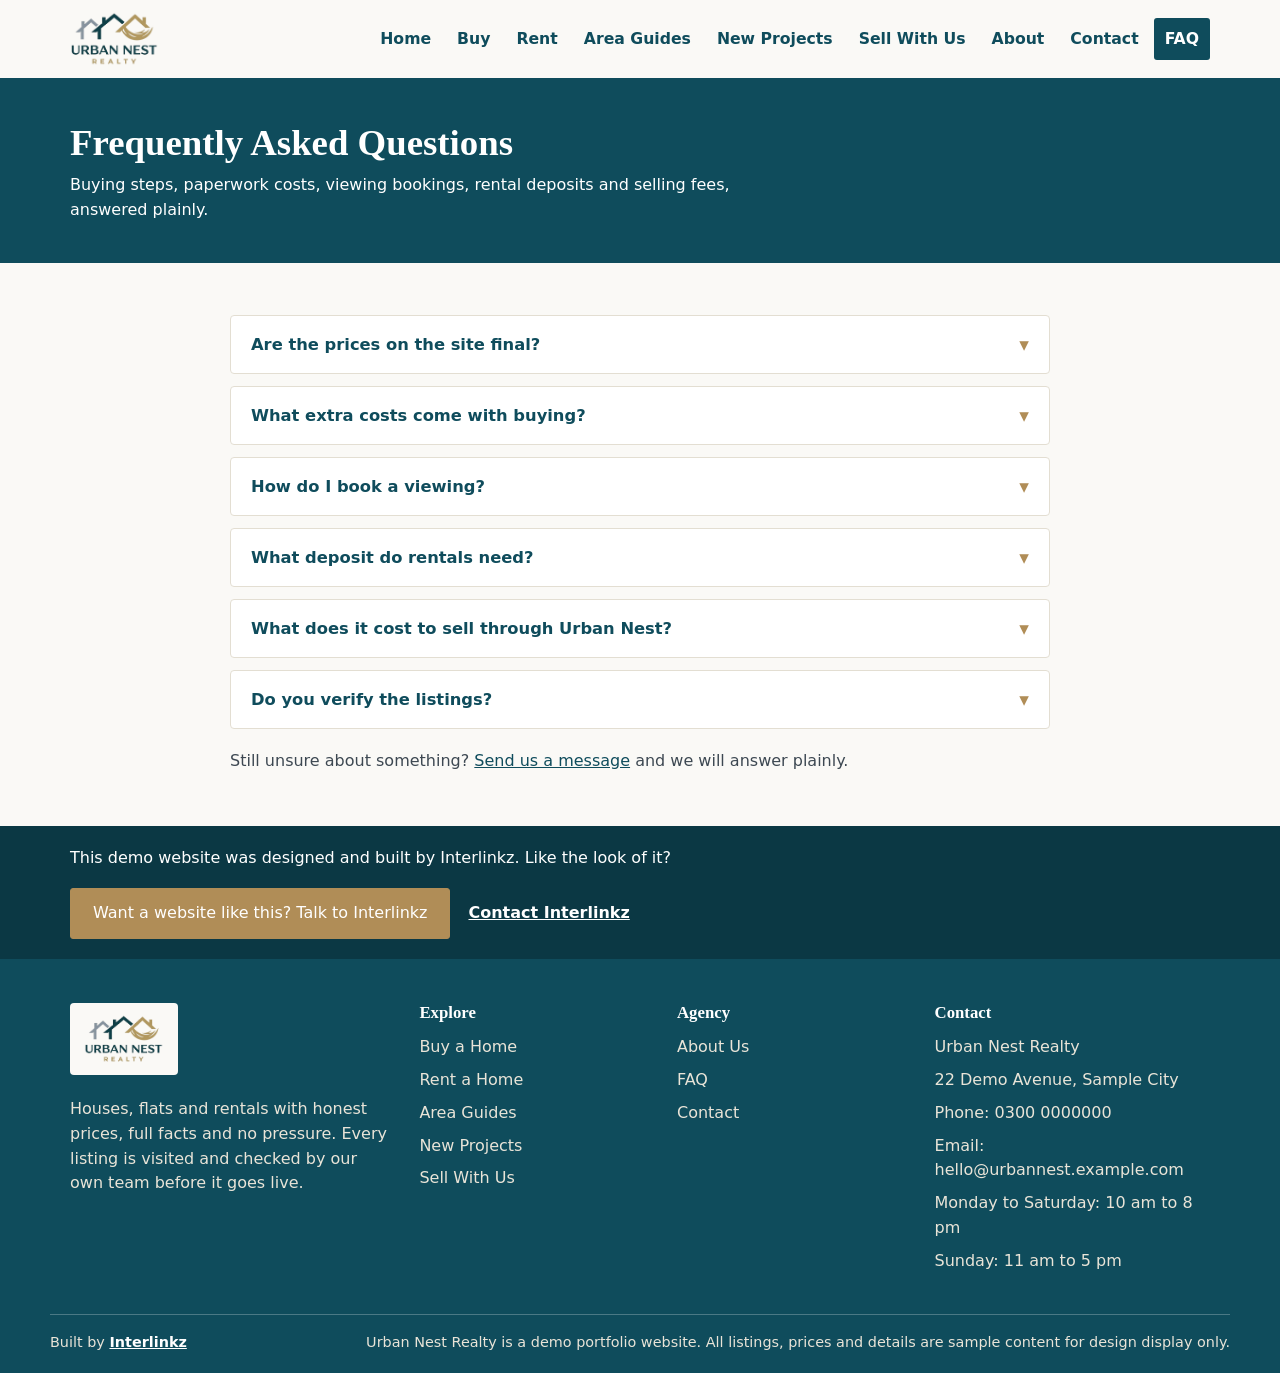
<file: faq.html>
<!DOCTYPE html>
<html lang="en">
<head>
<meta charset="UTF-8">
<meta name="viewport" content="width=device-width, initial-scale=1.0">
<title>FAQ | Urban Nest Realty</title>
<link rel="icon" type="image/png" href="images/favicon.png">
<link rel="stylesheet" href="css/style.css">
</head>
<body data-page="page">
<header class="site-header">
  <div class="wrap header-in">
    <a class="brand" href="index.html"><img src="images/logo.png" alt="Urban Nest Realty"></a>
    <button class="nav-toggle" aria-label="Open menu" aria-expanded="false"><span></span><span></span><span></span></button>
    <nav class="main-nav" aria-label="Main"><ul><li><a href="index.html">Home</a></li><li><a href="buy.html">Buy</a></li><li><a href="rent.html">Rent</a></li><li><a href="areas.html">Area Guides</a></li><li><a href="projects.html">New Projects</a></li><li><a href="sell.html">Sell With Us</a></li><li><a href="about.html">About</a></li><li><a href="contact.html">Contact</a></li><li><a href="faq.html" class="active">FAQ</a></li></ul></nav>
  </div>
</header>

<section class="page-hero">
  <div class="wrap">
    <h1>Frequently Asked Questions</h1>
    <p>Buying steps, paperwork costs, viewing bookings, rental deposits and selling fees, answered plainly.</p>
  </div>
</section>
<section>
  <div class="wrap" style="max-width:860px">
    <div class="faq-item">
  <button class="faq-q" aria-expanded="false">Are the prices on the site final? <span class="arrow">&#9662;</span></button>
  <div class="faq-a"><p>The price shown is the owner&#8217;s asking price agreed with us. For sale properties there may be a small room for discussion, and we will tell you honestly where that room is before you make an offer.</p></div>
</div>
<div class="faq-item">
  <button class="faq-q" aria-expanded="false">What extra costs come with buying? <span class="arrow">&#9662;</span></button>
  <div class="faq-a"><p>On top of the price, buyers should budget for transfer and registration charges, stamp duty and legal fees. The exact figures depend on the property value and area, and we give you a written estimate before you commit to anything.</p></div>
</div>
<div class="faq-item">
  <button class="faq-q" aria-expanded="false">How do I book a viewing? <span class="arrow">&#9662;</span></button>
  <div class="faq-a"><p>Use the enquiry form on any property page, or call us. We confirm a time the same day where we can, and a member of our team meets you at the property.</p></div>
</div>
<div class="faq-item">
  <button class="faq-q" aria-expanded="false">What deposit do rentals need? <span class="arrow">&#9662;</span></button>
  <div class="faq-a"><p>Most landlords ask for 2 months rent as a security deposit plus the first month in advance. The listing page and our team will confirm the exact terms for the home you choose before you sign.</p></div>
</div>
<div class="faq-item">
  <button class="faq-q" aria-expanded="false">What does it cost to sell through Urban Nest? <span class="arrow">&#9662;</span></button>
  <div class="faq-a"><p>Our fee is 1 percent of the sale price, paid only when the sale completes. Listing, photos, viewings and advice cost nothing if the home does not sell.</p></div>
</div>
<div class="faq-item">
  <button class="faq-q" aria-expanded="false">Do you verify the listings? <span class="arrow">&#9662;</span></button>
  <div class="faq-a"><p>Yes. Our team visits every property before it is listed, checks the facts and takes note of the condition. If something changes, the listing is updated or removed.</p></div>
</div>
    <p style="margin-top:20px">Still unsure about something? <a href="contact.html">Send us a message</a> and we will answer plainly.</p>
  </div>
</section>

<div class="lead-band">
  <div class="wrap lead-in">
    <p>This demo website was designed and built by Interlinkz. Like the look of it?</p>
    <div class="lead-actions">
      <a class="btn btn-brass" href="https://interlinkz.com/contact">Want a website like this? Talk to Interlinkz</a>
      <a class="lead-link" href="https://interlinkz.com/contact">Contact Interlinkz</a>
    </div>
  </div>
</div>
<footer class="site-footer">
  <div class="wrap foot-grid">
    <div>
      <span class="foot-logo"><img src="images/logo.png" alt="Urban Nest Realty"></span>
      <p>Houses, flats and rentals with honest prices, full facts and no pressure. Every listing is visited and checked by our own team before it goes live.</p>
    </div>
    <div>
      <h3>Explore</h3>
      <ul>
        <li><a href="buy.html">Buy a Home</a></li>
        <li><a href="rent.html">Rent a Home</a></li>
        <li><a href="areas.html">Area Guides</a></li>
        <li><a href="projects.html">New Projects</a></li>
        <li><a href="sell.html">Sell With Us</a></li>
      </ul>
    </div>
    <div>
      <h3>Agency</h3>
      <ul>
        <li><a href="about.html">About Us</a></li>
        <li><a href="faq.html">FAQ</a></li>
        <li><a href="contact.html">Contact</a></li>
      </ul>
    </div>
    <div>
      <h3>Contact</h3>
      <ul>
        <li>Urban Nest Realty</li>
        <li>22 Demo Avenue, Sample City</li>
        <li>Phone: 0300 0000000</li>
        <li>Email: hello@urbannest.example.com</li>
        <li>Monday to Saturday: 10 am to 8 pm</li>
        <li>Sunday: 11 am to 5 pm</li>
      </ul>
    </div>
  </div>
  <div class="wrap foot-bottom">
    <p>Built by <a href="https://interlinkz.com">Interlinkz</a></p>
    <p>Urban Nest Realty is a demo portfolio website. All listings, prices and details are sample content for design display only.</p>
  </div>
</footer>
<script src="js/app.js"></script>
</body>
</html>
</file>
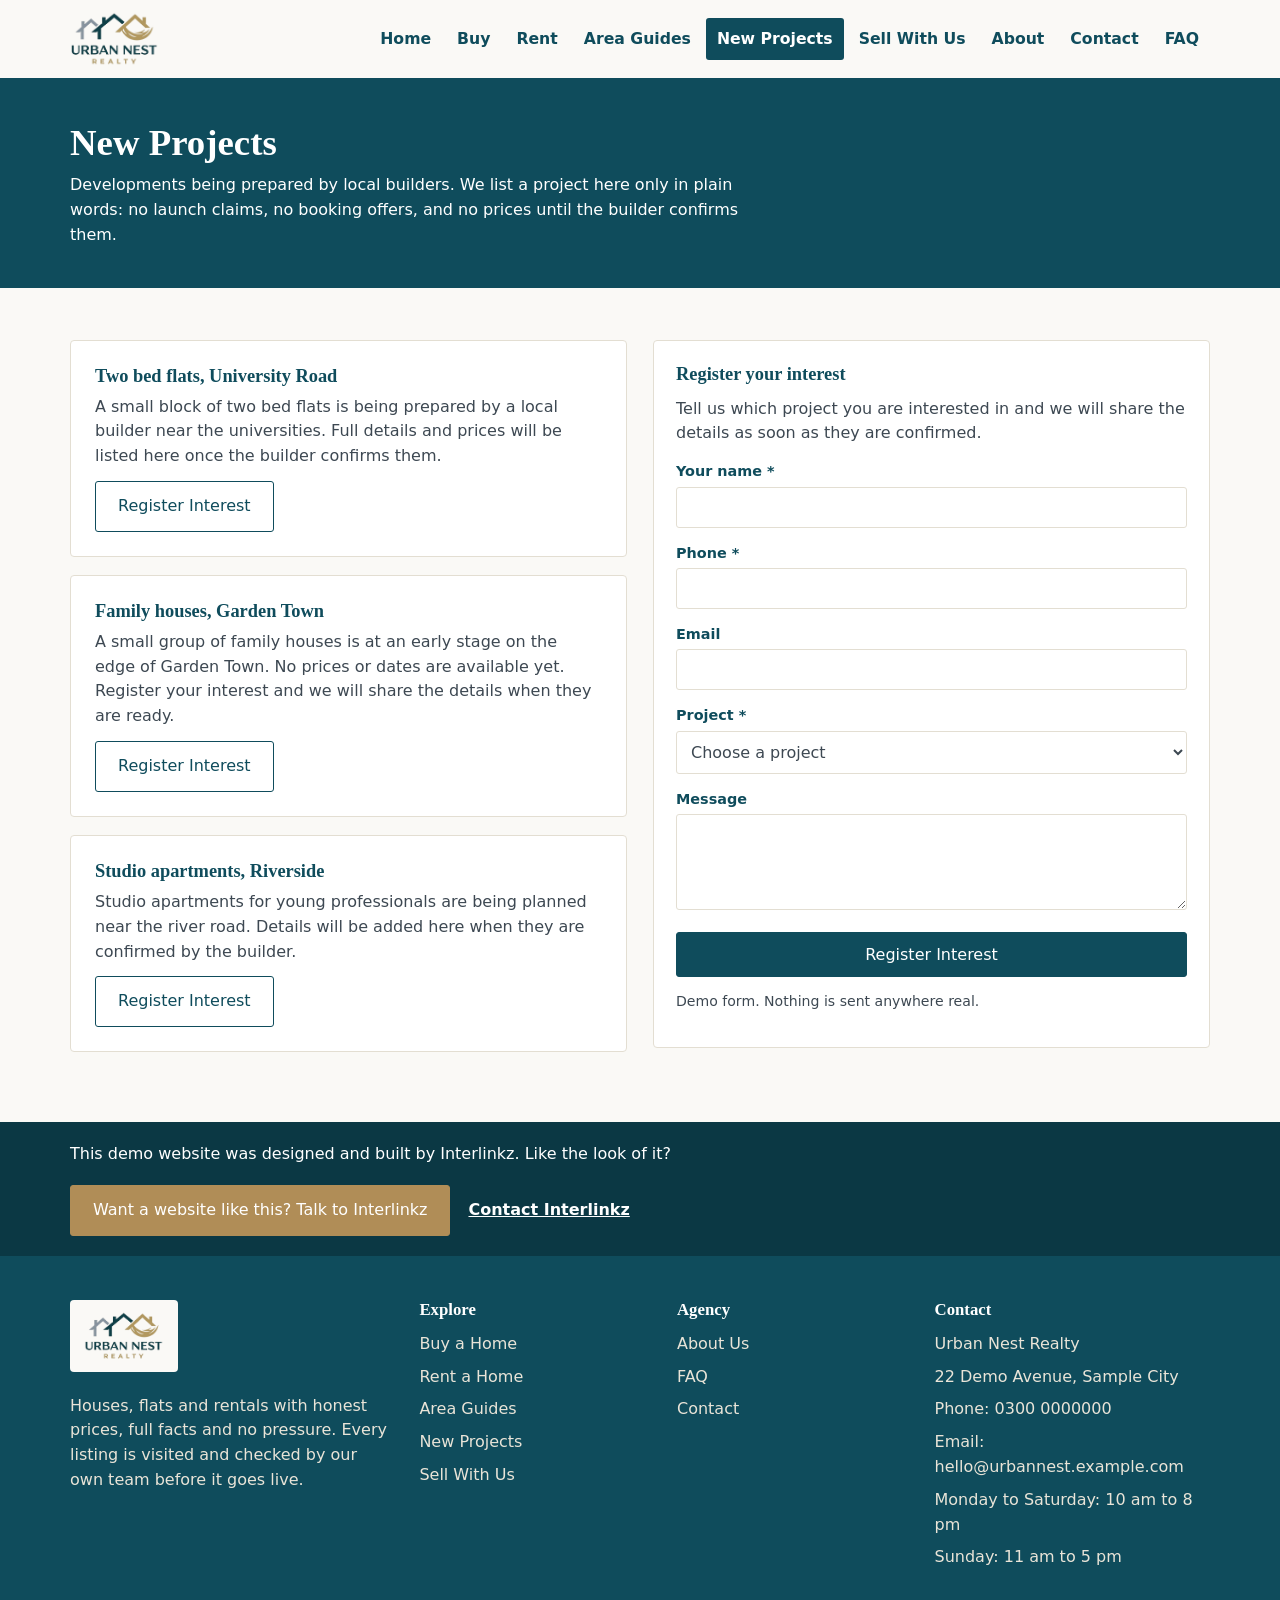
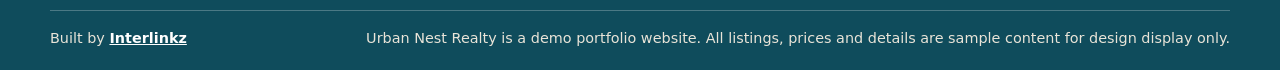
<file: projects.html>
<!DOCTYPE html>
<html lang="en">
<head>
<meta charset="UTF-8">
<meta name="viewport" content="width=device-width, initial-scale=1.0">
<title>New Projects | Urban Nest Realty</title>
<link rel="icon" type="image/png" href="images/favicon.png">
<link rel="stylesheet" href="css/style.css">
</head>
<body data-page="page">
<header class="site-header">
  <div class="wrap header-in">
    <a class="brand" href="index.html"><img src="images/logo.png" alt="Urban Nest Realty"></a>
    <button class="nav-toggle" aria-label="Open menu" aria-expanded="false"><span></span><span></span><span></span></button>
    <nav class="main-nav" aria-label="Main"><ul><li><a href="index.html">Home</a></li><li><a href="buy.html">Buy</a></li><li><a href="rent.html">Rent</a></li><li><a href="areas.html">Area Guides</a></li><li><a href="projects.html" class="active">New Projects</a></li><li><a href="sell.html">Sell With Us</a></li><li><a href="about.html">About</a></li><li><a href="contact.html">Contact</a></li><li><a href="faq.html">FAQ</a></li></ul></nav>
  </div>
</header>

<section class="page-hero">
  <div class="wrap">
    <h1>New Projects</h1>
    <p>Developments being prepared by local builders. We list a project here only in plain words: no launch claims, no booking offers, and no prices until the builder confirms them.</p>
  </div>
</section>
<section>
  <div class="wrap split">
    <div>
      <div class="project-item">
        <h3>Two bed flats, University Road</h3>
        <p>A small block of two bed flats is being prepared by a local builder near the universities. Full details and prices will be listed here once the builder confirms them.</p>
        <a class="btn btn-outline" href="#register" data-project-link="Two bed flats, University Road">Register Interest</a>
      </div>
      <div class="project-item">
        <h3>Family houses, Garden Town</h3>
        <p>A small group of family houses is at an early stage on the edge of Garden Town. No prices or dates are available yet. Register your interest and we will share the details when they are ready.</p>
        <a class="btn btn-outline" href="#register" data-project-link="Family houses, Garden Town">Register Interest</a>
      </div>
      <div class="project-item">
        <h3>Studio apartments, Riverside</h3>
        <p>Studio apartments for young professionals are being planned near the river road. Details will be added here when they are confirmed by the builder.</p>
        <a class="btn btn-outline" href="#register" data-project-link="Studio apartments, Riverside">Register Interest</a>
      </div>
    </div>
    <div class="side-box" id="register">
      <h3>Register your interest</h3>
      <p style="margin-bottom:14px">Tell us which project you are interested in and we will share the details as soon as they are confirmed.</p>
      <form class="form-grid" data-demo-form data-success="&lt;strong&gt;Thank you, {name}.&lt;/strong&gt; Your interest has been registered. We will share the details as soon as the builder confirms them. This is a demo form, so nothing has been sent anywhere.">
        <div><label for="pName">Your name *</label><input id="pName" type="text" required data-name-field></div>
        <div><label for="pPhone">Phone *</label><input id="pPhone" type="tel" required></div>
        <div><label for="pEmail">Email</label><input id="pEmail" type="email"></div>
        <div><label for="pProject">Project *</label><select id="pProject" required>
          <option value="">Choose a project</option>
          <option>Two bed flats, University Road</option>
          <option>Family houses, Garden Town</option>
          <option>Studio apartments, Riverside</option>
        </select></div>
        <div><label for="pMsg">Message</label><textarea id="pMsg"></textarea></div>
        <button class="btn btn-block" type="submit">Register Interest</button>
        <p class="form-note">Demo form. Nothing is sent anywhere real.</p>
      </form>
    </div>
  </div>
</section>

<div class="lead-band">
  <div class="wrap lead-in">
    <p>This demo website was designed and built by Interlinkz. Like the look of it?</p>
    <div class="lead-actions">
      <a class="btn btn-brass" href="https://interlinkz.com/contact">Want a website like this? Talk to Interlinkz</a>
      <a class="lead-link" href="https://interlinkz.com/contact">Contact Interlinkz</a>
    </div>
  </div>
</div>
<footer class="site-footer">
  <div class="wrap foot-grid">
    <div>
      <span class="foot-logo"><img src="images/logo.png" alt="Urban Nest Realty"></span>
      <p>Houses, flats and rentals with honest prices, full facts and no pressure. Every listing is visited and checked by our own team before it goes live.</p>
    </div>
    <div>
      <h3>Explore</h3>
      <ul>
        <li><a href="buy.html">Buy a Home</a></li>
        <li><a href="rent.html">Rent a Home</a></li>
        <li><a href="areas.html">Area Guides</a></li>
        <li><a href="projects.html">New Projects</a></li>
        <li><a href="sell.html">Sell With Us</a></li>
      </ul>
    </div>
    <div>
      <h3>Agency</h3>
      <ul>
        <li><a href="about.html">About Us</a></li>
        <li><a href="faq.html">FAQ</a></li>
        <li><a href="contact.html">Contact</a></li>
      </ul>
    </div>
    <div>
      <h3>Contact</h3>
      <ul>
        <li>Urban Nest Realty</li>
        <li>22 Demo Avenue, Sample City</li>
        <li>Phone: 0300 0000000</li>
        <li>Email: hello@urbannest.example.com</li>
        <li>Monday to Saturday: 10 am to 8 pm</li>
        <li>Sunday: 11 am to 5 pm</li>
      </ul>
    </div>
  </div>
  <div class="wrap foot-bottom">
    <p>Built by <a href="https://interlinkz.com">Interlinkz</a></p>
    <p>Urban Nest Realty is a demo portfolio website. All listings, prices and details are sample content for design display only.</p>
  </div>
</footer>
<script src="js/app.js"></script>
</body>
</html>
</file>
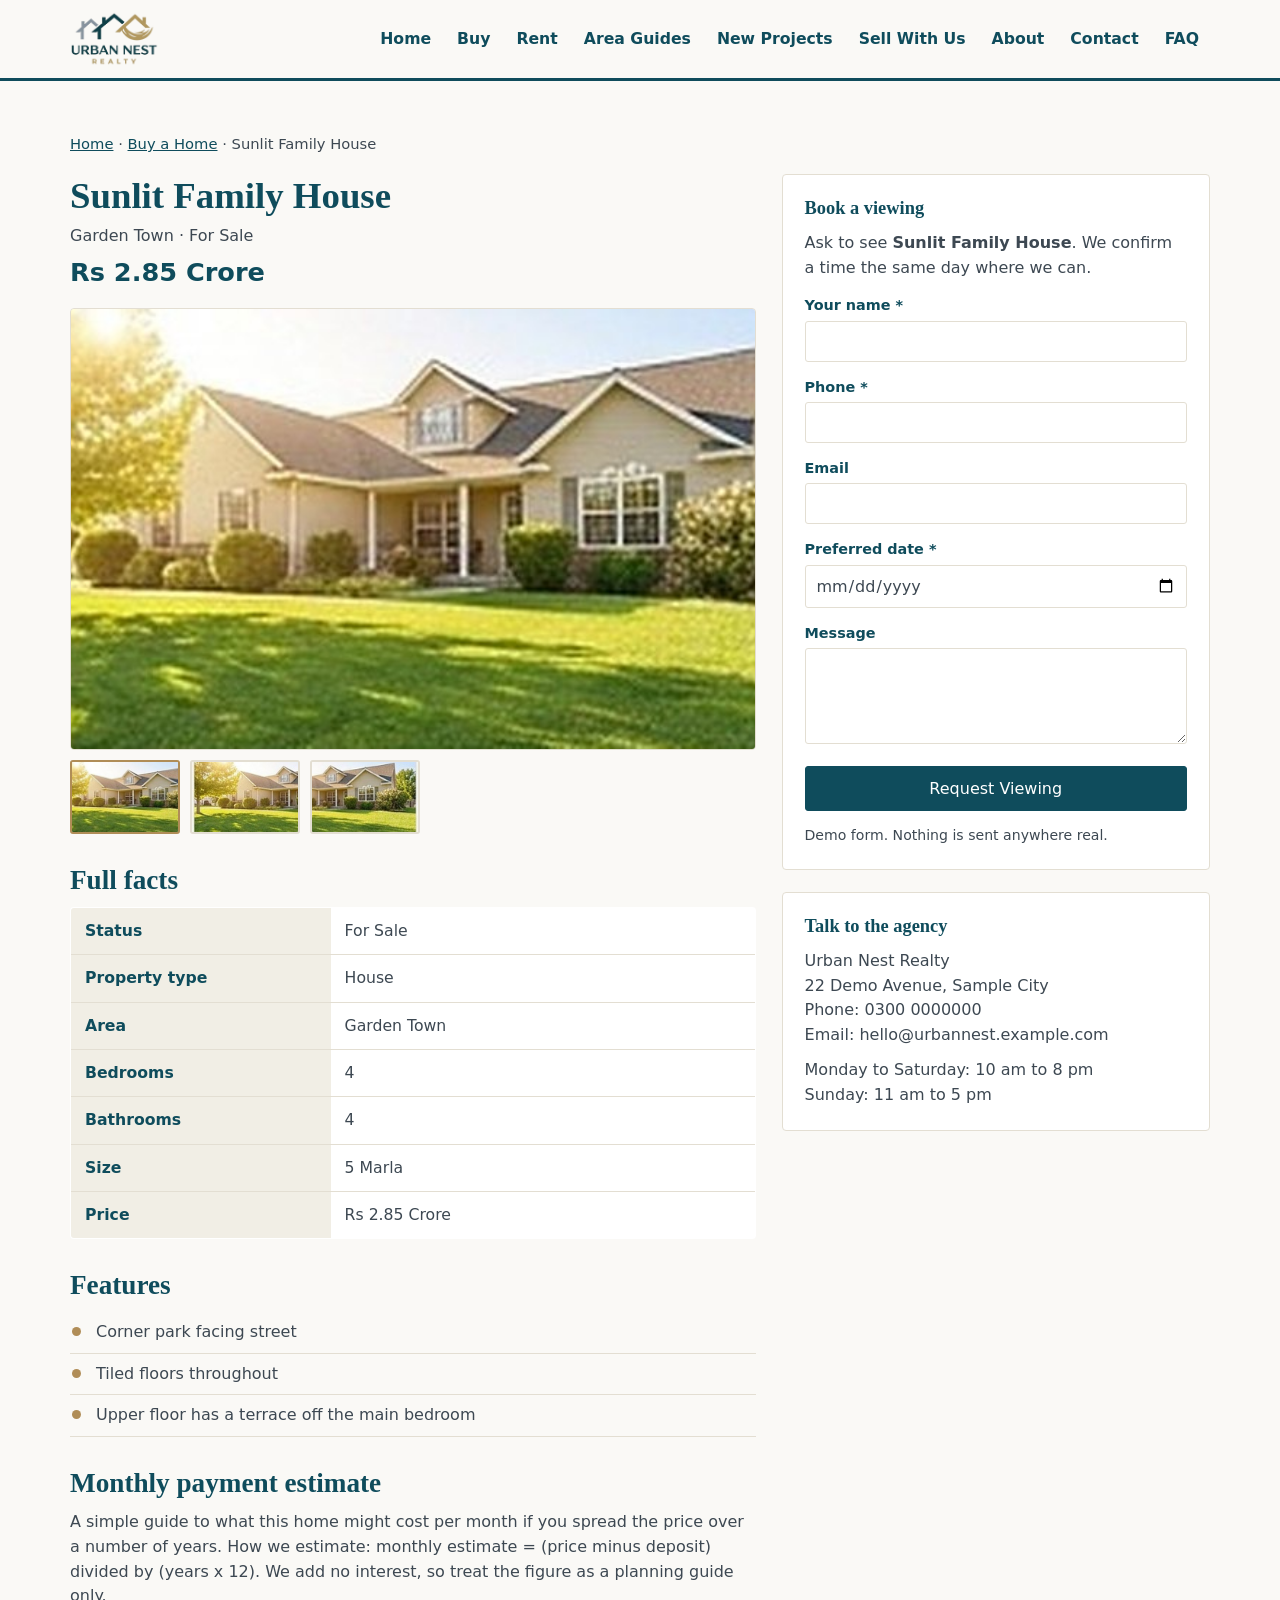
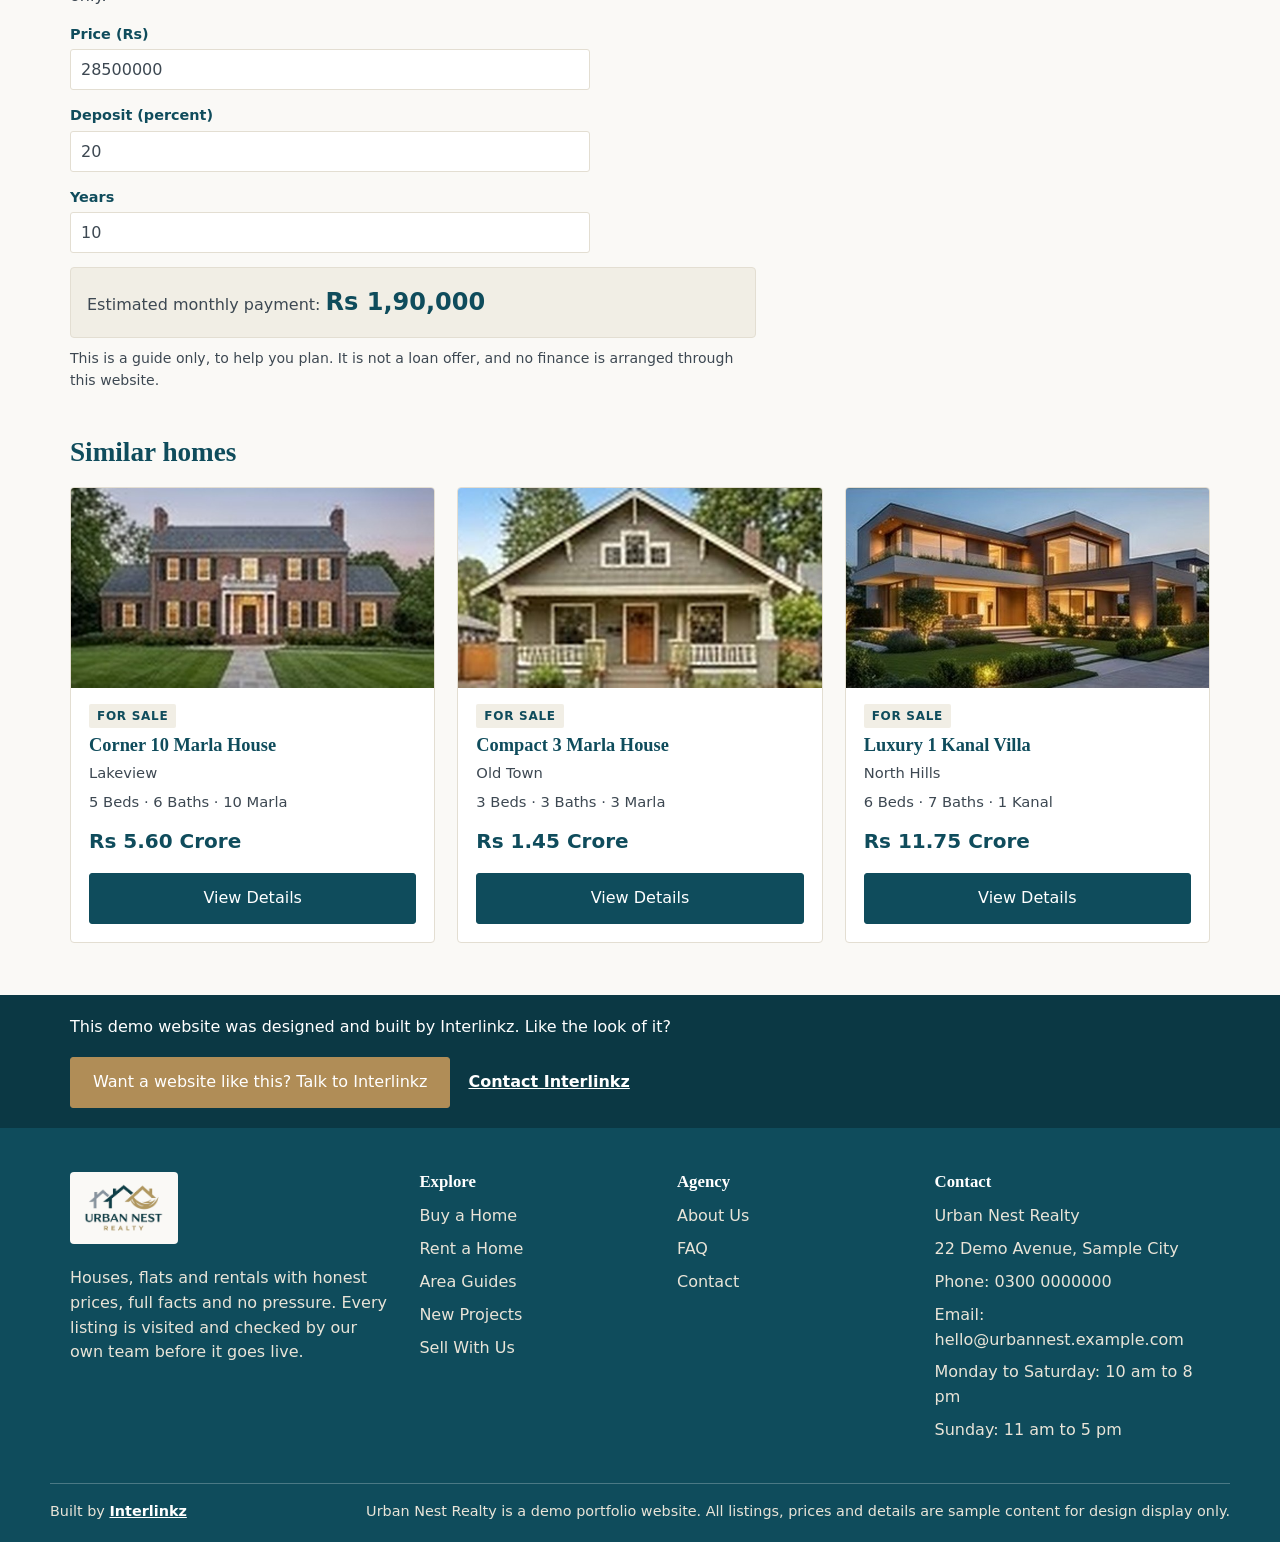
<file: property.html>
<!DOCTYPE html>
<html lang="en">
<head>
<meta charset="UTF-8">
<meta name="viewport" content="width=device-width, initial-scale=1.0">
<title>Property | Urban Nest Realty</title>
<link rel="icon" type="image/png" href="images/favicon.png">
<link rel="stylesheet" href="css/style.css">
</head>
<body data-page="property">
<header class="site-header">
  <div class="wrap header-in">
    <a class="brand" href="index.html"><img src="images/logo.png" alt="Urban Nest Realty"></a>
    <button class="nav-toggle" aria-label="Open menu" aria-expanded="false"><span></span><span></span><span></span></button>
    <nav class="main-nav" aria-label="Main"><ul><li><a href="index.html">Home</a></li><li><a href="buy.html">Buy</a></li><li><a href="rent.html">Rent</a></li><li><a href="areas.html">Area Guides</a></li><li><a href="projects.html">New Projects</a></li><li><a href="sell.html">Sell With Us</a></li><li><a href="about.html">About</a></li><li><a href="contact.html">Contact</a></li><li><a href="faq.html">FAQ</a></li></ul></nav>
  </div>
</header>

<section>
  <div class="wrap">
    <p class="crumbs"><a href="index.html">Home</a> &middot; <span id="crumbStatus"></span> &middot; <span id="crumbTitle">Property</span></p>
    <div class="prop-layout">
      <div>
        <h1 id="propTitle">Property</h1>
        <p id="propArea" style="margin:6px 0 4px"></p>
        <p class="prop-price" id="propPrice"></p>
        <div class="gallery-main" style="margin-top:16px"><img id="galleryMain" src="" alt=""></div>
        <div class="gallery-thumbs" id="galleryThumbs"></div>
        <h2 style="margin-top:30px">Full facts</h2>
        <table class="facts">
          <tr><th>Status</th><td id="factStatus"></td></tr>
          <tr><th>Property type</th><td id="factType"></td></tr>
          <tr><th>Area</th><td id="factArea"></td></tr>
          <tr><th>Bedrooms</th><td id="factBeds"></td></tr>
          <tr><th>Bathrooms</th><td id="factBaths"></td></tr>
          <tr><th>Size</th><td id="factSize"></td></tr>
          <tr><th>Price</th><td id="factPrice"></td></tr>
        </table>
        <h2 style="margin-top:30px">Features</h2>
        <ul class="feature-list" id="propFeatures"></ul>
        <div id="calcBox" style="display:none;margin-top:30px">
          <h2>Monthly payment estimate</h2>
          <p>A simple guide to what this home might cost per month if you spread the price over a number of years. How we estimate: monthly estimate = (price minus deposit) divided by (years x 12). We add no interest, so treat the figure as a planning guide only.</p>
          <div class="form-grid" style="margin-top:14px;max-width:520px">
            <div><label for="calcPrice">Price (Rs)</label><input type="number" id="calcPrice" min="0" step="1000"></div>
            <div><label for="calcDeposit">Deposit (percent)</label><input type="number" id="calcDeposit" value="20" min="0" max="99"></div>
            <div><label for="calcYears">Years</label><input type="number" id="calcYears" value="10" min="1" max="30"></div>
          </div>
          <div class="calc-result"><p id="calcOut"></p></div>
          <p class="form-note" style="margin-top:10px">This is a guide only, to help you plan. It is not a loan offer, and no finance is arranged through this website.</p>
        </div>
      </div>
      <aside>
        <div class="side-box">
          <h3>Book a viewing</h3>
          <p style="margin-bottom:14px">Ask to see <strong id="viewingPropName">this home</strong>. We confirm a time the same day where we can.</p>
          <form id="viewingForm" class="form-grid">
            <div><label for="vName">Your name *</label><input id="vName" type="text" required></div>
            <div><label for="vPhone">Phone *</label><input id="vPhone" type="tel" required></div>
            <div><label for="vEmail">Email</label><input id="vEmail" type="email"></div>
            <div><label for="vDate">Preferred date *</label><input id="vDate" type="date" required></div>
            <div><label for="vMsg">Message</label><textarea id="vMsg"></textarea></div>
            <button class="btn btn-block" type="submit">Request Viewing</button>
            <p class="form-note">Demo form. Nothing is sent anywhere real.</p>
          </form>
          <div class="success-box" id="viewingSuccess" style="display:none"></div>
        </div>
        <div class="side-box">
          <h3>Talk to the agency</h3>
          <p>Urban Nest Realty<br>22 Demo Avenue, Sample City<br>Phone: 0300 0000000<br>Email: hello@urbannest.example.com</p>
          <p style="margin-top:10px">Monday to Saturday: 10 am to 8 pm<br>Sunday: 11 am to 5 pm</p>
        </div>
      </aside>
    </div>
    <h2 style="margin-top:44px">Similar homes</h2>
    <div class="grid" id="similarGrid" style="margin-top:18px"></div>
  </div>
</section>

<div class="lead-band">
  <div class="wrap lead-in">
    <p>This demo website was designed and built by Interlinkz. Like the look of it?</p>
    <div class="lead-actions">
      <a class="btn btn-brass" href="https://interlinkz.com/contact">Want a website like this? Talk to Interlinkz</a>
      <a class="lead-link" href="https://interlinkz.com/contact">Contact Interlinkz</a>
    </div>
  </div>
</div>
<footer class="site-footer">
  <div class="wrap foot-grid">
    <div>
      <span class="foot-logo"><img src="images/logo.png" alt="Urban Nest Realty"></span>
      <p>Houses, flats and rentals with honest prices, full facts and no pressure. Every listing is visited and checked by our own team before it goes live.</p>
    </div>
    <div>
      <h3>Explore</h3>
      <ul>
        <li><a href="buy.html">Buy a Home</a></li>
        <li><a href="rent.html">Rent a Home</a></li>
        <li><a href="areas.html">Area Guides</a></li>
        <li><a href="projects.html">New Projects</a></li>
        <li><a href="sell.html">Sell With Us</a></li>
      </ul>
    </div>
    <div>
      <h3>Agency</h3>
      <ul>
        <li><a href="about.html">About Us</a></li>
        <li><a href="faq.html">FAQ</a></li>
        <li><a href="contact.html">Contact</a></li>
      </ul>
    </div>
    <div>
      <h3>Contact</h3>
      <ul>
        <li>Urban Nest Realty</li>
        <li>22 Demo Avenue, Sample City</li>
        <li>Phone: 0300 0000000</li>
        <li>Email: hello@urbannest.example.com</li>
        <li>Monday to Saturday: 10 am to 8 pm</li>
        <li>Sunday: 11 am to 5 pm</li>
      </ul>
    </div>
  </div>
  <div class="wrap foot-bottom">
    <p>Built by <a href="https://interlinkz.com">Interlinkz</a></p>
    <p>Urban Nest Realty is a demo portfolio website. All listings, prices and details are sample content for design display only.</p>
  </div>
</footer>
<script src="js/app.js"></script>
</body>
</html>
</file>
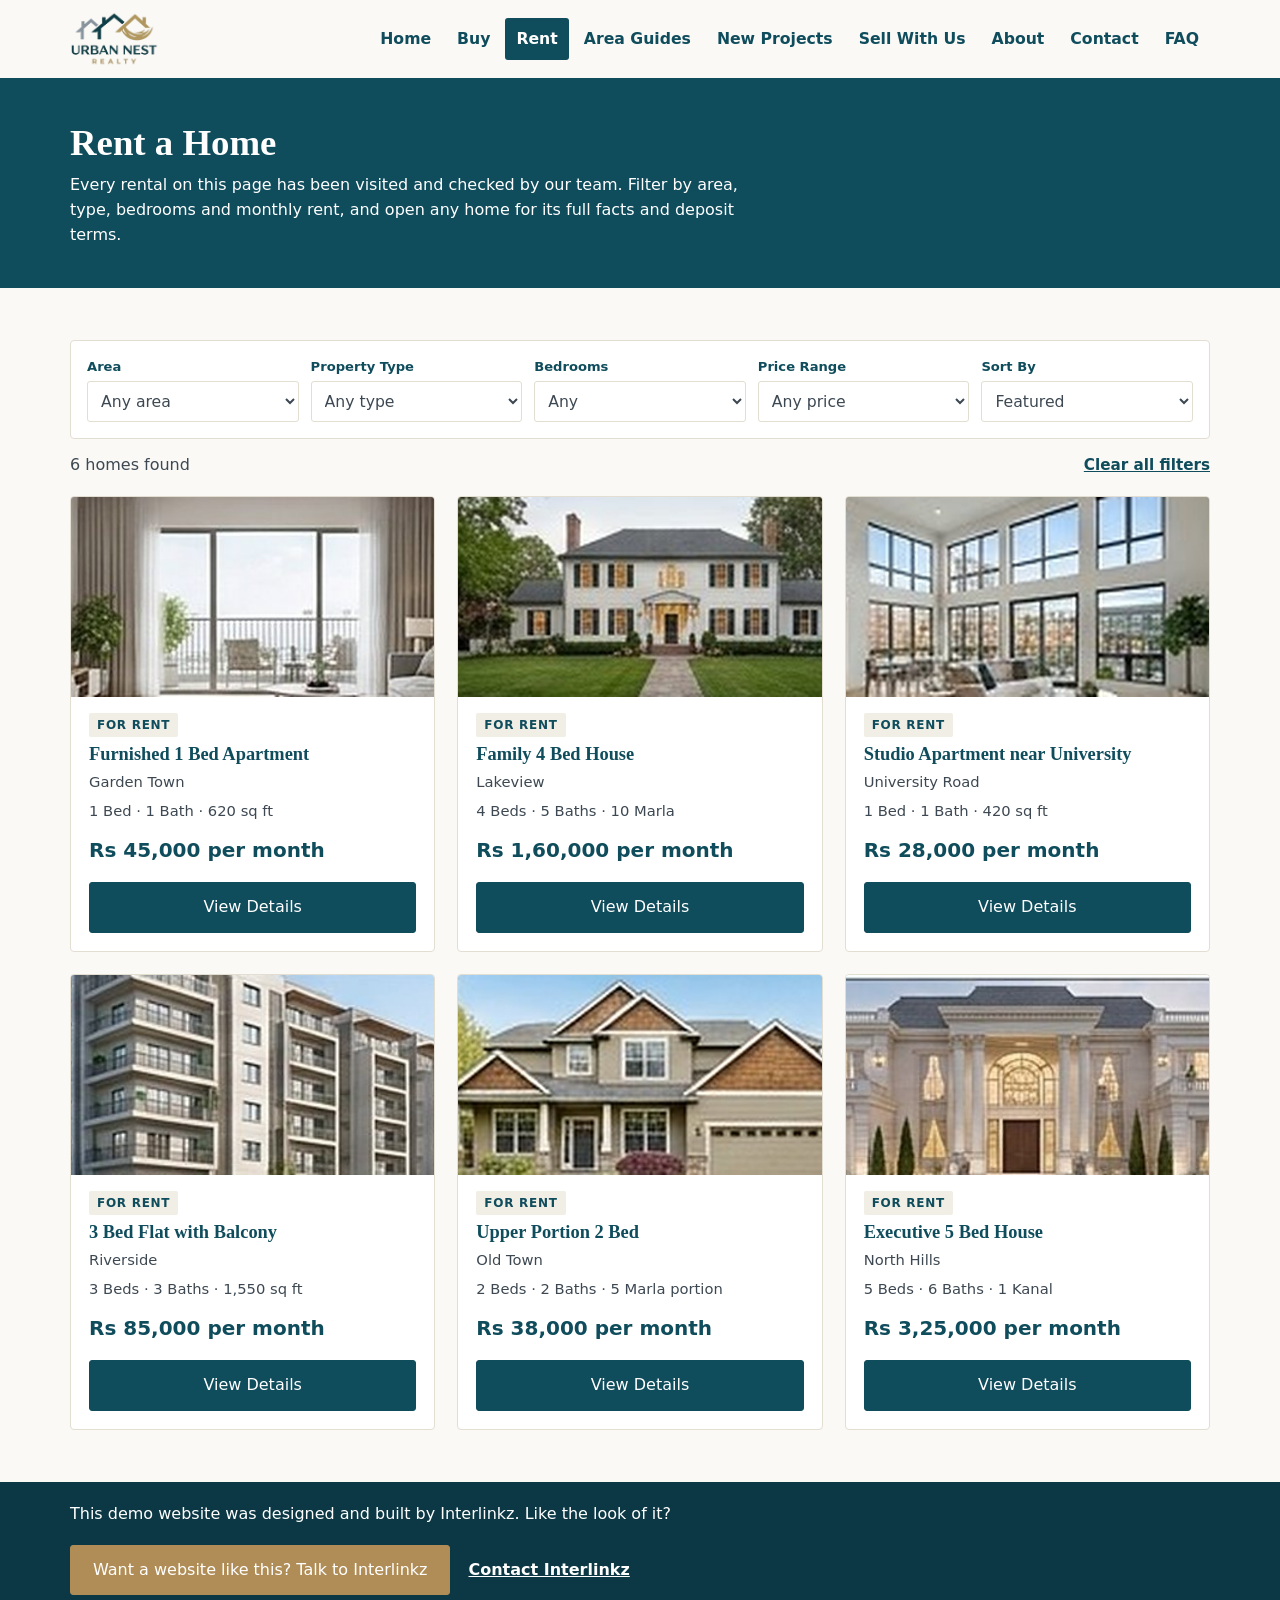
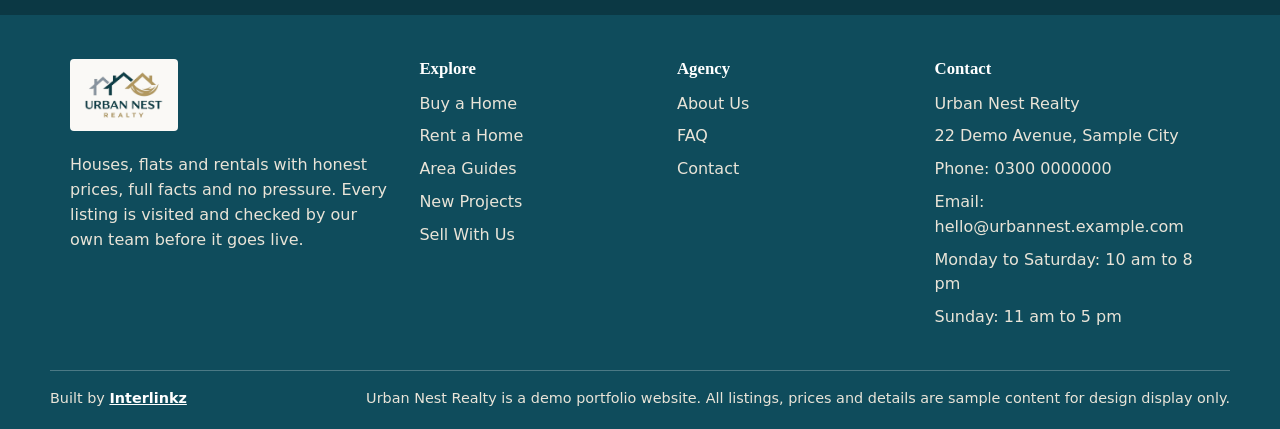
<file: rent.html>
<!DOCTYPE html>
<html lang="en">
<head>
<meta charset="UTF-8">
<meta name="viewport" content="width=device-width, initial-scale=1.0">
<title>Rent a Home | Urban Nest Realty</title>
<link rel="icon" type="image/png" href="images/favicon.png">
<link rel="stylesheet" href="css/style.css">
</head>
<body data-page="rent">
<header class="site-header">
  <div class="wrap header-in">
    <a class="brand" href="index.html"><img src="images/logo.png" alt="Urban Nest Realty"></a>
    <button class="nav-toggle" aria-label="Open menu" aria-expanded="false"><span></span><span></span><span></span></button>
    <nav class="main-nav" aria-label="Main"><ul><li><a href="index.html">Home</a></li><li><a href="buy.html">Buy</a></li><li><a href="rent.html" class="active">Rent</a></li><li><a href="areas.html">Area Guides</a></li><li><a href="projects.html">New Projects</a></li><li><a href="sell.html">Sell With Us</a></li><li><a href="about.html">About</a></li><li><a href="contact.html">Contact</a></li><li><a href="faq.html">FAQ</a></li></ul></nav>
  </div>
</header>

<section class="page-hero">
  <div class="wrap">
    <h1>Rent a Home</h1>
    <p>Every rental on this page has been visited and checked by our team. Filter by area, type, bedrooms and monthly rent, and open any home for its full facts and deposit terms.</p>
  </div>
</section>
<section>
  <div class="wrap">
    <div class="filter-bar">
      <div><label for="fArea">Area</label><select id="fArea"><option value="">Any area</option></select></div>
      <div><label for="fType">Property Type</label><select id="fType">
        <option value="">Any type</option><option>House</option><option>Flat</option><option>Penthouse</option><option>Studio</option><option>Portion</option>
      </select></div>
      <div><label for="fBeds">Bedrooms</label><select id="fBeds">
        <option value="">Any</option><option value="1">1</option><option value="2">2</option><option value="3">3</option><option value="4">4</option><option value="5">5+</option>
      </select></div>
      <div><label for="fPrice">Price Range</label><select id="fPrice"></select></div>
      <div><label for="fSort">Sort By</label><select id="fSort">
        <option value="featured">Featured</option><option value="low">Price: low to high</option><option value="high">Price: high to low</option>
      </select></div>
    </div>
    <div class="results-line"><p id="resultCount"></p><button class="link-btn" id="clearFilters" type="button">Clear all filters</button></div>
    <div class="grid" id="listingGrid"></div>
  </div>
</section>

<div class="lead-band">
  <div class="wrap lead-in">
    <p>This demo website was designed and built by Interlinkz. Like the look of it?</p>
    <div class="lead-actions">
      <a class="btn btn-brass" href="https://interlinkz.com/contact">Want a website like this? Talk to Interlinkz</a>
      <a class="lead-link" href="https://interlinkz.com/contact">Contact Interlinkz</a>
    </div>
  </div>
</div>
<footer class="site-footer">
  <div class="wrap foot-grid">
    <div>
      <span class="foot-logo"><img src="images/logo.png" alt="Urban Nest Realty"></span>
      <p>Houses, flats and rentals with honest prices, full facts and no pressure. Every listing is visited and checked by our own team before it goes live.</p>
    </div>
    <div>
      <h3>Explore</h3>
      <ul>
        <li><a href="buy.html">Buy a Home</a></li>
        <li><a href="rent.html">Rent a Home</a></li>
        <li><a href="areas.html">Area Guides</a></li>
        <li><a href="projects.html">New Projects</a></li>
        <li><a href="sell.html">Sell With Us</a></li>
      </ul>
    </div>
    <div>
      <h3>Agency</h3>
      <ul>
        <li><a href="about.html">About Us</a></li>
        <li><a href="faq.html">FAQ</a></li>
        <li><a href="contact.html">Contact</a></li>
      </ul>
    </div>
    <div>
      <h3>Contact</h3>
      <ul>
        <li>Urban Nest Realty</li>
        <li>22 Demo Avenue, Sample City</li>
        <li>Phone: 0300 0000000</li>
        <li>Email: hello@urbannest.example.com</li>
        <li>Monday to Saturday: 10 am to 8 pm</li>
        <li>Sunday: 11 am to 5 pm</li>
      </ul>
    </div>
  </div>
  <div class="wrap foot-bottom">
    <p>Built by <a href="https://interlinkz.com">Interlinkz</a></p>
    <p>Urban Nest Realty is a demo portfolio website. All listings, prices and details are sample content for design display only.</p>
  </div>
</footer>
<script src="js/app.js"></script>
</body>
</html>
</file>
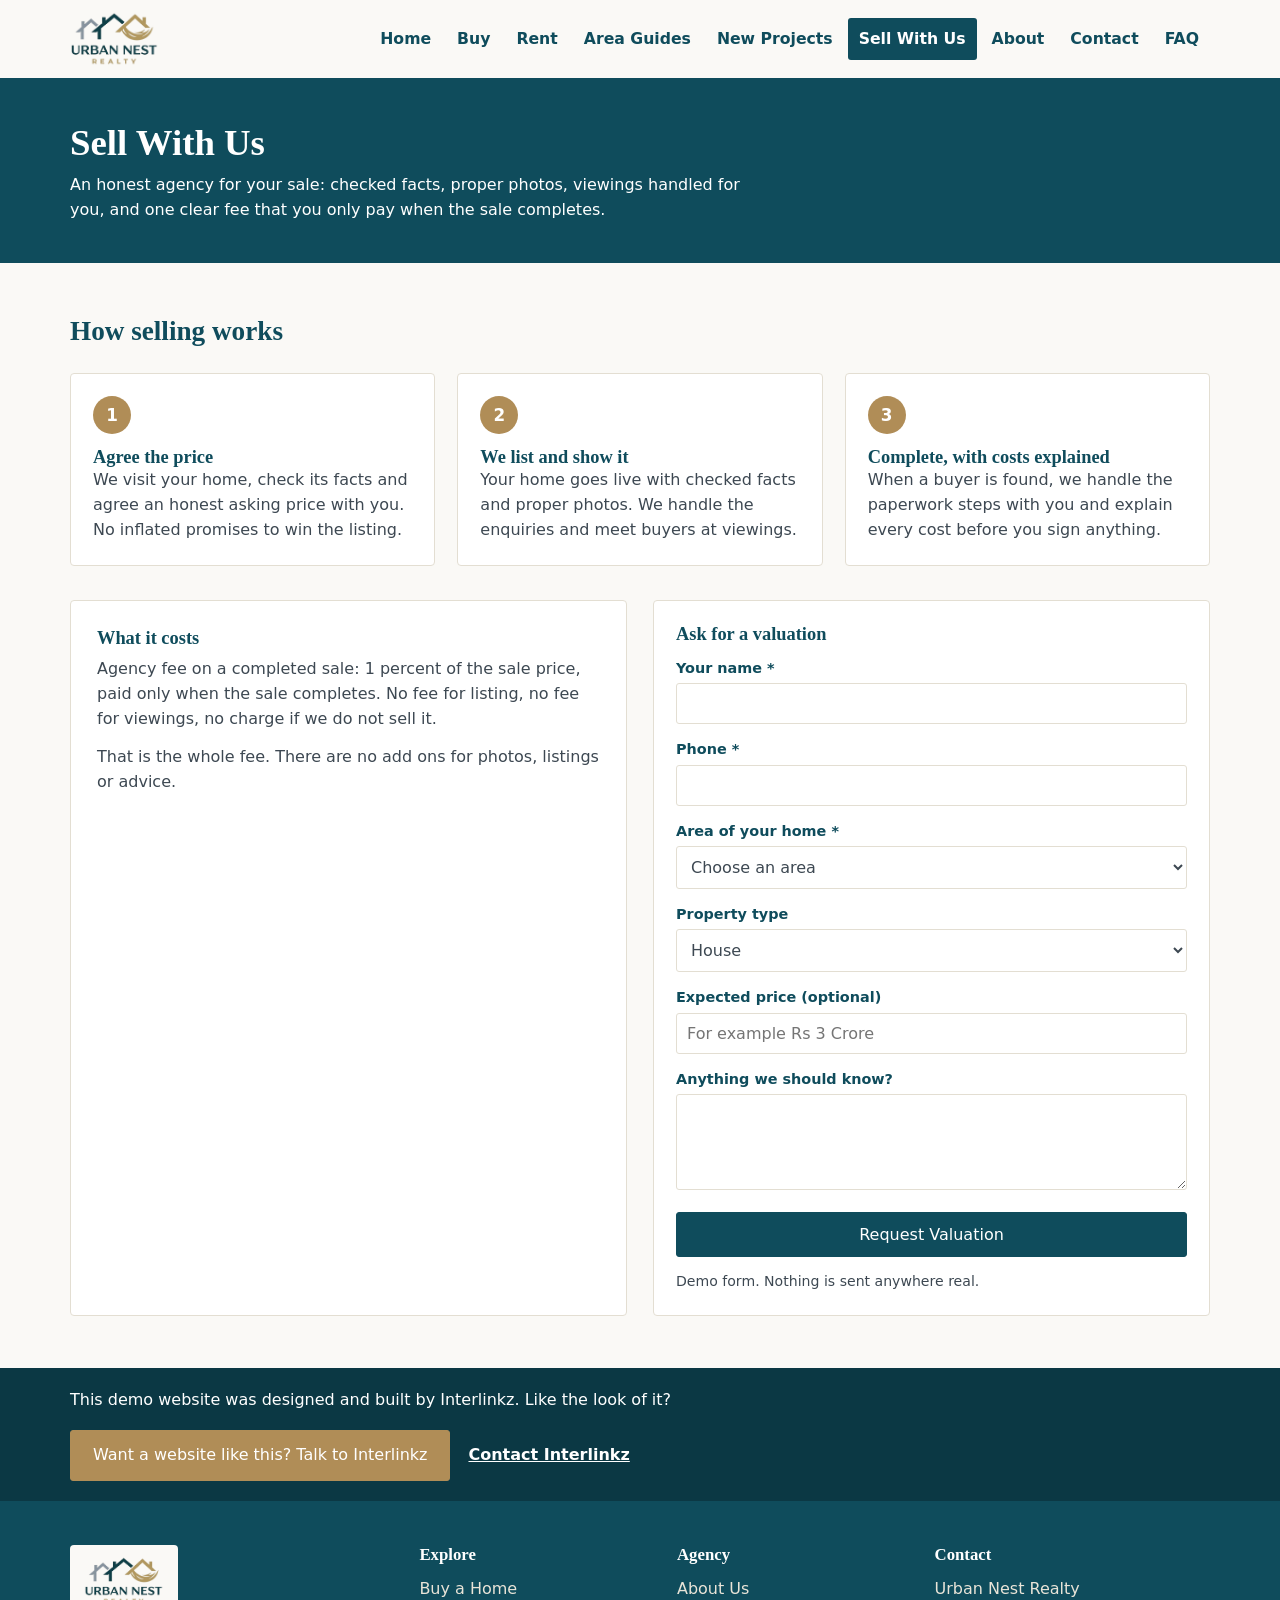
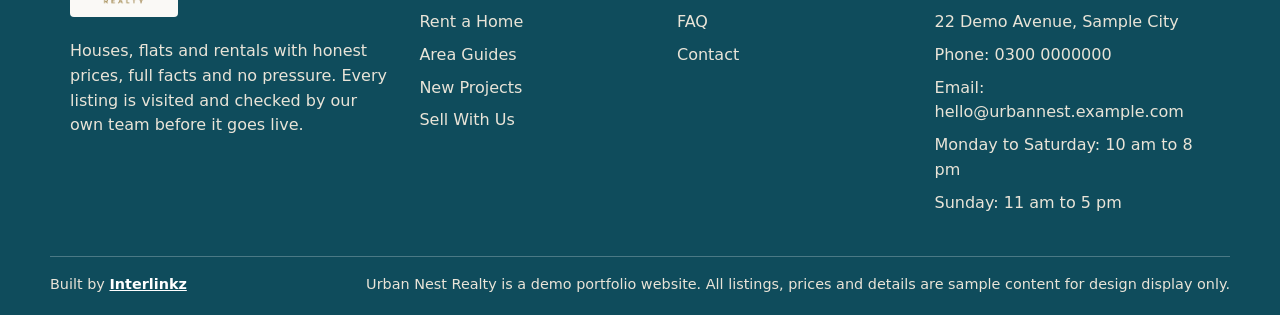
<file: sell.html>
<!DOCTYPE html>
<html lang="en">
<head>
<meta charset="UTF-8">
<meta name="viewport" content="width=device-width, initial-scale=1.0">
<title>Sell With Us | Urban Nest Realty</title>
<link rel="icon" type="image/png" href="images/favicon.png">
<link rel="stylesheet" href="css/style.css">
</head>
<body data-page="page">
<header class="site-header">
  <div class="wrap header-in">
    <a class="brand" href="index.html"><img src="images/logo.png" alt="Urban Nest Realty"></a>
    <button class="nav-toggle" aria-label="Open menu" aria-expanded="false"><span></span><span></span><span></span></button>
    <nav class="main-nav" aria-label="Main"><ul><li><a href="index.html">Home</a></li><li><a href="buy.html">Buy</a></li><li><a href="rent.html">Rent</a></li><li><a href="areas.html">Area Guides</a></li><li><a href="projects.html">New Projects</a></li><li><a href="sell.html" class="active">Sell With Us</a></li><li><a href="about.html">About</a></li><li><a href="contact.html">Contact</a></li><li><a href="faq.html">FAQ</a></li></ul></nav>
  </div>
</header>

<section class="page-hero">
  <div class="wrap">
    <h1>Sell With Us</h1>
    <p>An honest agency for your sale: checked facts, proper photos, viewings handled for you, and one clear fee that you only pay when the sale completes.</p>
  </div>
</section>
<section>
  <div class="wrap">
    <div class="section-head"><h2>How selling works</h2></div>
    <div class="steps">
      <div class="step"><div class="step-num">1</div><h3>Agree the price</h3><p>We visit your home, check its facts and agree an honest asking price with you. No inflated promises to win the listing.</p></div>
      <div class="step"><div class="step-num">2</div><h3>We list and show it</h3><p>Your home goes live with checked facts and proper photos. We handle the enquiries and meet buyers at viewings.</p></div>
      <div class="step"><div class="step-num">3</div><h3>Complete, with costs explained</h3><p>When a buyer is found, we handle the paperwork steps with you and explain every cost before you sign anything.</p></div>
    </div>
    <div class="split" style="margin-top:34px">
      <div class="link-card">
        <h3>What it costs</h3>
        <p>Agency fee on a completed sale: 1 percent of the sale price, paid only when the sale completes. No fee for listing, no fee for viewings, no charge if we do not sell it.</p>
        <p>That is the whole fee. There are no add ons for photos, listings or advice.</p>
      </div>
      <div class="side-box" style="margin-bottom:0">
        <h3>Ask for a valuation</h3>
        <form class="form-grid" data-demo-form data-success="&lt;strong&gt;Thank you, {name}.&lt;/strong&gt; Your valuation request has been received. We will call you to arrange a visit. This is a demo form, so nothing has been sent anywhere.">
          <div><label for="sName">Your name *</label><input id="sName" type="text" required data-name-field></div>
          <div><label for="sPhone">Phone *</label><input id="sPhone" type="tel" required></div>
          <div><label for="sArea">Area of your home *</label><select id="sArea" required>
            <option value="">Choose an area</option><option>Garden Town</option><option>Lakeview</option><option>Old Town</option><option>North Hills</option><option>University Road</option><option>Riverside</option><option>Another area</option>
          </select></div>
          <div><label for="sType">Property type</label><select id="sType">
            <option>House</option><option>Flat</option><option>Penthouse</option><option>Studio</option><option>Portion</option>
          </select></div>
          <div><label for="sPrice">Expected price (optional)</label><input id="sPrice" type="text" placeholder="For example Rs 3 Crore"></div>
          <div><label for="sMsg">Anything we should know?</label><textarea id="sMsg"></textarea></div>
          <button class="btn btn-block" type="submit">Request Valuation</button>
          <p class="form-note">Demo form. Nothing is sent anywhere real.</p>
        </form>
      </div>
    </div>
  </div>
</section>

<div class="lead-band">
  <div class="wrap lead-in">
    <p>This demo website was designed and built by Interlinkz. Like the look of it?</p>
    <div class="lead-actions">
      <a class="btn btn-brass" href="https://interlinkz.com/contact">Want a website like this? Talk to Interlinkz</a>
      <a class="lead-link" href="https://interlinkz.com/contact">Contact Interlinkz</a>
    </div>
  </div>
</div>
<footer class="site-footer">
  <div class="wrap foot-grid">
    <div>
      <span class="foot-logo"><img src="images/logo.png" alt="Urban Nest Realty"></span>
      <p>Houses, flats and rentals with honest prices, full facts and no pressure. Every listing is visited and checked by our own team before it goes live.</p>
    </div>
    <div>
      <h3>Explore</h3>
      <ul>
        <li><a href="buy.html">Buy a Home</a></li>
        <li><a href="rent.html">Rent a Home</a></li>
        <li><a href="areas.html">Area Guides</a></li>
        <li><a href="projects.html">New Projects</a></li>
        <li><a href="sell.html">Sell With Us</a></li>
      </ul>
    </div>
    <div>
      <h3>Agency</h3>
      <ul>
        <li><a href="about.html">About Us</a></li>
        <li><a href="faq.html">FAQ</a></li>
        <li><a href="contact.html">Contact</a></li>
      </ul>
    </div>
    <div>
      <h3>Contact</h3>
      <ul>
        <li>Urban Nest Realty</li>
        <li>22 Demo Avenue, Sample City</li>
        <li>Phone: 0300 0000000</li>
        <li>Email: hello@urbannest.example.com</li>
        <li>Monday to Saturday: 10 am to 8 pm</li>
        <li>Sunday: 11 am to 5 pm</li>
      </ul>
    </div>
  </div>
  <div class="wrap foot-bottom">
    <p>Built by <a href="https://interlinkz.com">Interlinkz</a></p>
    <p>Urban Nest Realty is a demo portfolio website. All listings, prices and details are sample content for design display only.</p>
  </div>
</footer>
<script src="js/app.js"></script>
</body>
</html>
</file>
<file: css/style.css>
/* Urban Nest Realty - demo portfolio site */
:root{
  --bg:#FAF9F6;
  --teal:#0F4C5C;
  --teal-dark:#0B3844;
  --brass:#B08D57;
  --brass-dark:#96733F;
  --slate:#3D4852;
  --line:#E3DED2;
  --card:#FFFFFF;
  --soft:#F1EEE5;
  --error:#B3261E;
  --ok:#1E6B3A;
}
*{box-sizing:border-box;margin:0;padding:0}
html{scroll-behavior:smooth}
body{font-family:"Segoe UI",system-ui,-apple-system,Arial,sans-serif;background:var(--bg);color:var(--slate);line-height:1.55;font-size:16px}
img{max-width:100%;display:block}
a{color:var(--teal)}
.wrap{max-width:1180px;margin:0 auto;padding:0 20px}
h1,h2,h3{font-family:Georgia,"Times New Roman",serif;color:var(--teal);line-height:1.2;font-weight:600}
h1{font-size:2.3rem}
h2{font-size:1.7rem;margin-bottom:10px}
h3{font-size:1.15rem}
section{padding:52px 0}
.section-head{max-width:720px;margin-bottom:26px}
.section-head p{margin-top:6px}
.btn{display:inline-block;background:var(--teal);color:#fff;text-decoration:none;padding:12px 22px;border:1px solid var(--teal);border-radius:3px;font-size:1rem;cursor:pointer;font-family:inherit;text-align:center}
.btn:hover{background:var(--teal-dark)}
.btn-brass{background:var(--brass);border-color:var(--brass);color:#fff}
.btn-brass:hover{background:var(--brass-dark)}
.btn-outline{background:transparent;color:var(--teal)}
.btn-outline:hover{background:var(--soft);color:var(--teal)}
.btn-light{background:#fff;color:var(--teal);border-color:#fff}
.btn-block{width:100%}

/* Header */
.site-header{background:var(--bg);border-bottom:3px solid var(--teal);position:relative;z-index:20}
.header-in{display:flex;align-items:center;justify-content:space-between;gap:16px;padding-top:10px;padding-bottom:10px}
.brand img{height:58px;width:auto}
.nav-toggle{display:none;background:var(--teal);border:none;border-radius:3px;padding:10px 12px;cursor:pointer}
.nav-toggle span{display:block;width:22px;height:2px;background:#fff;margin:5px 0}
.main-nav ul{list-style:none;display:flex;gap:4px;flex-wrap:wrap}
.main-nav a{display:block;padding:9px 11px;color:var(--teal);text-decoration:none;font-weight:600;font-size:.98rem;border-radius:3px}
.main-nav a:hover{background:var(--soft)}
.main-nav a.active{background:var(--teal);color:#fff}

/* Hero */
.hero{background:linear-gradient(rgba(11,56,68,.62),rgba(11,56,68,.62)),url("../images/hero.jpg") center/cover no-repeat;color:#fff;padding:64px 0 72px}
.hero h1{color:#fff;font-size:2.7rem;max-width:640px}
.hero .sub{max-width:620px;margin:14px 0 26px;font-size:1.08rem}
.search-card{background:#fff;border-radius:4px;padding:18px;display:grid;grid-template-columns:1fr 1fr 1fr auto;gap:12px;max-width:920px;box-shadow:0 8px 24px rgba(11,56,68,.25)}
.search-card label{font-size:.82rem;font-weight:700;color:var(--teal);display:block;margin-bottom:4px}
.search-card select{width:100%;padding:10px;border:1px solid var(--line);border-radius:3px;font-size:1rem;font-family:inherit;background:#fff;color:var(--slate)}
.search-card .btn{align-self:end}
.hero-actions{margin-top:22px;display:flex;gap:12px;flex-wrap:wrap}

/* Page hero (inner pages) */
.page-hero{background:var(--teal);color:#fff;padding:40px 0}
.page-hero h1{color:#fff}
.page-hero p{max-width:680px;margin-top:8px}

/* Cards */
.grid{display:grid;grid-template-columns:repeat(3,1fr);gap:22px}
.card{background:var(--card);border:1px solid var(--line);border-radius:4px;overflow:hidden;display:flex;flex-direction:column}
.card img{width:100%;height:200px;object-fit:cover}
.card-body{padding:16px 18px 18px;display:flex;flex-direction:column;gap:6px;flex:1}
.card-tag{align-self:flex-start;background:var(--soft);color:var(--teal);font-size:.75rem;font-weight:700;letter-spacing:.06em;text-transform:uppercase;padding:3px 8px;border-radius:2px}
.card h3 a{color:var(--teal);text-decoration:none}
.card h3 a:hover{text-decoration:underline}
.card-area{font-size:.92rem}
.card-facts{font-size:.92rem;color:var(--slate)}
.card-price{font-size:1.25rem;font-weight:700;color:var(--teal);white-space:nowrap;margin-top:auto;padding-top:6px}
.card .btn{margin-top:10px}

/* Filter bar */
.filter-bar{background:#fff;border:1px solid var(--line);border-radius:4px;padding:16px;display:grid;grid-template-columns:repeat(5,1fr);gap:12px;margin-bottom:8px}
.filter-bar label{font-size:.82rem;font-weight:700;color:var(--teal);display:block;margin-bottom:4px}
.filter-bar select{width:100%;padding:9px;border:1px solid var(--line);border-radius:3px;font-family:inherit;font-size:.98rem;background:#fff;color:var(--slate)}
.results-line{display:flex;justify-content:space-between;align-items:center;gap:12px;margin:14px 0 18px;flex-wrap:wrap}
.link-btn{background:none;border:none;color:var(--teal);font-weight:700;cursor:pointer;font-size:.95rem;text-decoration:underline;font-family:inherit}
.no-results{background:#fff;border:1px solid var(--line);border-radius:4px;padding:28px;text-align:center}

/* Area cards */
.area-card img{height:170px}
.area-count{font-weight:700;color:var(--teal)}
.area-links{display:flex;gap:14px;margin-top:8px}
.area-links a{font-weight:700}

/* Steps */
.steps{display:grid;grid-template-columns:repeat(3,1fr);gap:22px}
.step{background:#fff;border:1px solid var(--line);border-radius:4px;padding:22px}
.step-num{width:38px;height:38px;border-radius:50%;background:var(--brass);color:#fff;font-weight:700;display:flex;align-items:center;justify-content:center;margin-bottom:12px;font-size:1.05rem}

/* Bands */
.band-teal{background:var(--teal);color:#fff}
.band-teal h2{color:#fff}
.band-soft{background:var(--soft)}
.split{display:grid;grid-template-columns:1fr 1fr;gap:26px}
.link-card{background:#fff;border:1px solid var(--line);border-radius:4px;padding:26px}
.link-card p{margin:8px 0 14px}

/* Property page */
.crumbs{font-size:.92rem;margin-bottom:18px}
.gallery-main{border:1px solid var(--line);border-radius:4px;overflow:hidden}
.gallery-main img{width:100%;height:440px;object-fit:cover}
.gallery-thumbs{display:flex;gap:10px;margin-top:10px}
.gallery-thumbs button{border:2px solid var(--line);padding:0;border-radius:3px;cursor:pointer;background:none;flex:1 1 0;min-width:0;max-width:110px;height:74px;overflow:hidden}
.gallery-thumbs button.active{border-color:var(--brass)}
.gallery-thumbs img{width:100%;height:100%;object-fit:cover}
.prop-layout{display:grid;grid-template-columns:1.6fr 1fr;gap:26px;align-items:start}
.prop-layout>*{min-width:0}
.facts{width:100%;border-collapse:collapse;background:#fff;border:1px solid var(--line);border-radius:4px;overflow:hidden}
.facts th,.facts td{padding:11px 14px;text-align:left;border-bottom:1px solid var(--line);font-size:.98rem}
.facts th{width:38%;color:var(--teal);background:var(--soft);font-weight:700}
.facts tr:last-child th,.facts tr:last-child td{border-bottom:none}
.feature-list{list-style:none;margin-top:6px}
.feature-list li{padding:8px 0 8px 26px;position:relative;border-bottom:1px solid var(--line)}
.feature-list li:before{content:"";position:absolute;left:2px;top:15px;width:9px;height:9px;background:var(--brass);border-radius:50%}
.side-box{background:#fff;border:1px solid var(--line);border-radius:4px;padding:22px;margin-bottom:22px}
.side-box h3{margin-bottom:12px}
.prop-price{font-size:1.6rem;font-weight:700;color:var(--teal);white-space:nowrap}

/* Forms */
.form-grid{display:grid;gap:14px}
.form-grid label{font-size:.9rem;font-weight:700;color:var(--teal);display:block;margin-bottom:4px}
.form-grid input,.form-grid select,.form-grid textarea{width:100%;padding:10px;border:1px solid var(--line);border-radius:3px;font-family:inherit;font-size:1rem;color:var(--slate);background:#fff}
.form-grid textarea{min-height:96px;resize:vertical}
.form-note{font-size:.88rem}
.success-box{background:#EAF4EC;border:1px solid var(--ok);color:var(--ok);border-radius:4px;padding:18px;font-weight:600}
.calc-result{background:var(--soft);border:1px solid var(--line);border-radius:4px;padding:16px;margin-top:14px}
.calc-result .amount{font-size:1.5rem;font-weight:700;color:var(--teal);white-space:nowrap}

/* FAQ */
.faq-item{background:#fff;border:1px solid var(--line);border-radius:4px;margin-bottom:12px;overflow:hidden}
.faq-q{width:100%;background:none;border:none;text-align:left;padding:17px 20px;font-size:1.02rem;font-weight:700;color:var(--teal);cursor:pointer;font-family:inherit;display:flex;justify-content:space-between;gap:14px;align-items:center}
.faq-q .arrow{color:var(--brass);font-size:1.2rem;transition:transform .3s ease}
.faq-item.open .faq-q .arrow{transform:rotate(180deg)}
.faq-a{max-height:0;overflow:hidden;transition:max-height .35s ease}
.faq-a p{padding:0 20px 18px}

/* Contact */
.contact-grid{display:grid;grid-template-columns:1fr 1.2fr;gap:26px;align-items:start}
.map-box{background:var(--soft);border:1px dashed var(--brass);border-radius:4px;min-height:210px;display:flex;flex-direction:column;align-items:center;justify-content:center;text-align:center;padding:24px;margin-top:18px}
.map-box strong{color:var(--teal);font-family:Georgia,serif;font-size:1.15rem}

/* Project list */
.project-item{background:#fff;border:1px solid var(--line);border-radius:4px;padding:24px;margin-bottom:18px}
.project-item p{margin:8px 0 12px}

/* Lead band */
.lead-band{background:var(--teal-dark);color:#fff;padding:20px 0}
.lead-in{display:flex;align-items:center;justify-content:space-between;gap:18px;flex-wrap:wrap}
.lead-in p{font-size:1rem}
.lead-actions{display:flex;align-items:center;gap:18px;flex-wrap:wrap}
.lead-link{color:#fff;font-weight:700}

/* Footer */
.site-footer{background:var(--teal);color:#E9E4D8;padding:44px 0 0}
.foot-grid{display:grid;grid-template-columns:1.4fr 1fr 1fr 1.2fr;gap:28px;padding-bottom:32px}
.site-footer h3{color:#fff;font-size:1.05rem;margin-bottom:12px}
.site-footer a{color:#E9E4D8;text-decoration:none}
.site-footer a:hover{text-decoration:underline}
.site-footer ul{list-style:none}
.site-footer li{margin-bottom:8px}
.foot-logo{background:var(--bg);border-radius:4px;padding:10px 14px;display:inline-block;margin-bottom:14px}
.foot-logo img{height:52px;width:auto}
.foot-bottom{border-top:1px solid rgba(255,255,255,.25);padding:16px 0 20px;display:flex;justify-content:space-between;gap:14px;flex-wrap:wrap;font-size:.9rem}
.foot-bottom a{color:#fff;font-weight:700;text-decoration:underline}

/* Responsive */
@media (max-width:1020px){
  .grid{grid-template-columns:repeat(2,1fr)}
  .filter-bar{grid-template-columns:repeat(3,1fr)}
  .foot-grid{grid-template-columns:1fr 1fr}
  .search-card{grid-template-columns:1fr 1fr}
}
@media (max-width:760px){
  h1{font-size:1.8rem}
  .hero h1{font-size:2rem}
  section{padding:38px 0}
  .nav-toggle{display:block}
  .main-nav{display:none;position:absolute;top:100%;left:0;right:0;background:var(--bg);border-bottom:3px solid var(--teal);box-shadow:0 10px 20px rgba(11,56,68,.15)}
  .main-nav.open{display:block}
  .main-nav ul{flex-direction:column;padding:10px 20px 16px}
  .main-nav a{padding:11px 8px}
  .grid{grid-template-columns:1fr}
  .steps{grid-template-columns:1fr}
  .split{grid-template-columns:1fr}
  .prop-layout{grid-template-columns:1fr}
  .contact-grid{grid-template-columns:1fr}
  .filter-bar{grid-template-columns:1fr 1fr}
  .search-card{grid-template-columns:1fr}
  .gallery-main img{height:250px}
  .foot-grid{grid-template-columns:1fr}
  .card img{height:190px}
  .lead-in{flex-direction:column;align-items:flex-start}
}
</file>
